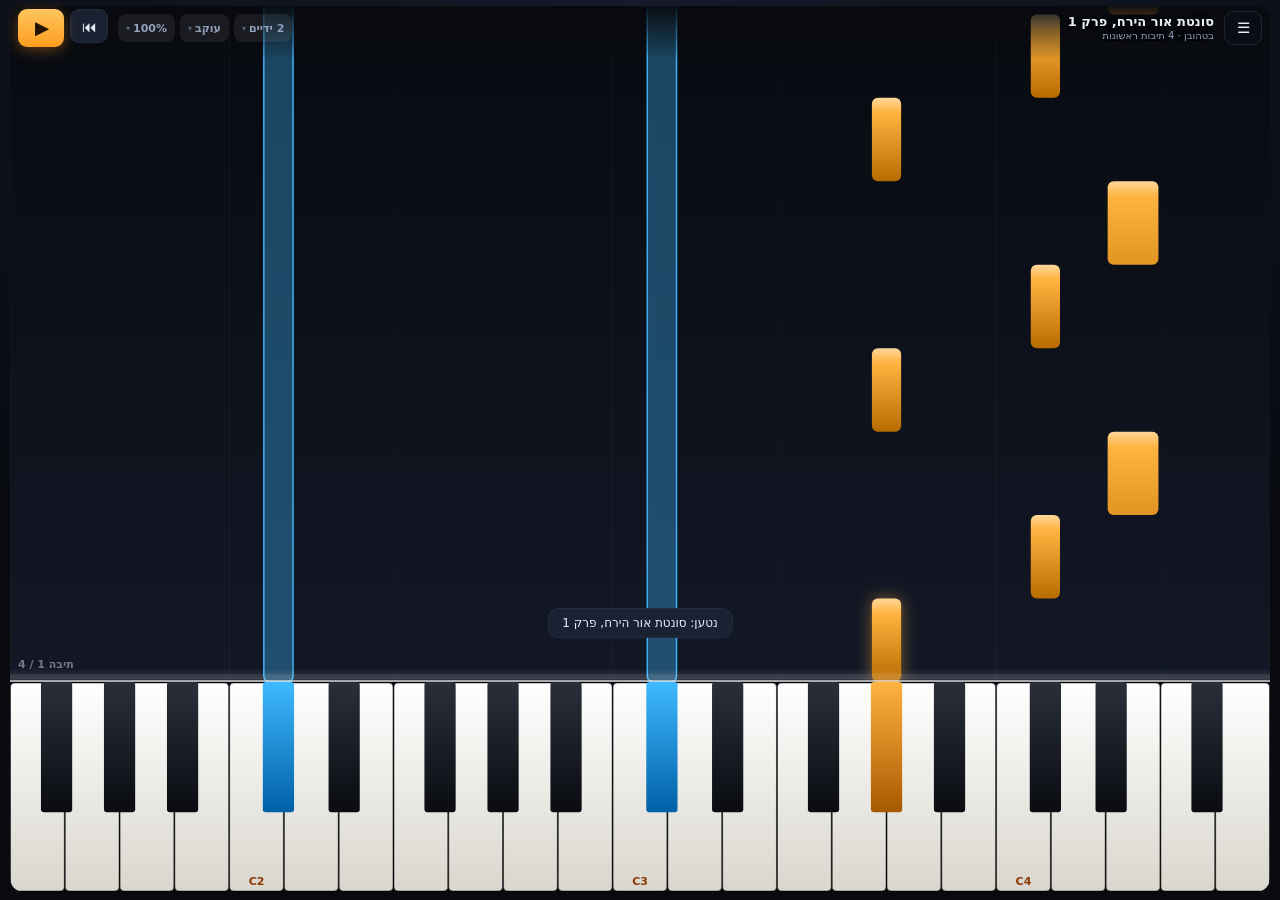
<file: index.html>
<!DOCTYPE html>
<html lang="he" dir="rtl">
<head>
<meta charset="utf-8">
<meta name="viewport" content="width=device-width, initial-scale=1, maximum-scale=1, user-scalable=no, viewport-fit=cover">
<meta name="theme-color" content="#080a10">
<meta name="mobile-web-app-capable" content="yes">
<meta name="apple-mobile-web-app-capable" content="yes">
<meta name="apple-mobile-web-app-status-bar-style" content="black-translucent">
<title>מדריך פסנתר</title>
<link rel="manifest" href="manifest.webmanifest">
<link rel="apple-touch-icon" href="apple-touch-icon.png">
<link rel="stylesheet" href="css/app.css">
</head>
<body>
<div id="app">
  <div id="stagewrap">
    <canvas id="stage"></canvas>
    <div id="seekbar"><div id="seekfill"></div><div id="seekloop"></div></div>
    <div id="hud"></div>
    <div id="toast"></div>
  </div>

  <header id="bar">
    <button class="btn ghost" id="btnMenu" title="ספריית יצירות והגדרות">☰</button>
    <div id="title"><span id="titleMain">בחר יצירה</span><span id="titleSub"></span></div>
    <div id="chips">
      <button class="chip" id="btnHands">2 ידיים<i>▾</i></button>
      <button class="chip" id="btnMode">עוקב<i>▾</i></button>
      <button class="chip" id="btnSpeed">100%<i>▾</i></button>
    </div>
    <div id="transport">
      <button class="btn" id="btnRestart" title="מהתחלה">⏮</button>
      <button class="btn play" id="btnPlay" title="נגן">▶</button>
    </div>
  </header>



  <aside id="panel">
    <div class="panel-head">
      <strong>מדריך פסנתר</strong>
      <button class="btn" id="btnClose">✕</button>
    </div>
    <div class="panel-body">
      <section>
        <h3>יצירות</h3>
        <div id="songList" class="list"></div>
        <p class="hint">
          היצירות המובנות הן <b>שחזור לצורך תרגול</b> — קטעי פתיחה, לא מהדורה מוסמכת.
          ליצירה מלאה ומדויקת לגמרי ייבא קובץ MIDI או MusicXML (ראה הסעיף הבא) —
          היצירה האחרונה שניגנת היא זו שנפתחת אוטומטית בכניסה הבאה.
        </p>
      </section>

      <section>
        <h3>ייבוא תווים</h3>
        <label class="filebtn">
          בחר קובץ MIDI או MusicXML
          <input type="file" id="fileMidi" accept=".mid,.midi,.musicxml,.xml,.mxl,audio/midi" hidden>
        </label>
        <p class="hint">
          נתמכים: <b dir="ltr">.mid</b> · <b dir="ltr">.midi</b> · <b dir="ltr">.musicxml</b> · <b dir="ltr">.mxl</b> · <b dir="ltr">.xml</b>.
          כמעט לכל יצירה מוכרת יש קובץ כזה בחינם (MuseScore.com, piano-midi.de, IMSLP, Mutopia).
          מורידים לטלפון, מייבאים כאן — והקלידים נדלקים לבד. בקובץ עם שתי מערכות תווים
          היד הימנית והשמאלית מזוהות אוטומטית.
        </p>
        <div class="links">
          <a href="https://www.piano-midi.de/beeth.htm" target="_blank" rel="noopener">
            piano-midi.de — בטהובן <span>הורדת MIDI ישירה, בלי הרשמה. ביצועים מוקלטים (רובאטו)</span></a>
          <a href="https://imslp.org/wiki/Piano_Sonata_No.14,_Op.27_No.2_(Beethoven,_Ludwig_van)" target="_blank" rel="noopener">
            IMSLP — אור הירח <span>נחלת הכלל. גללו לקטגוריית Synthesized / MIDI</span></a>
          <a href="https://www.mutopiaproject.org/" target="_blank" rel="noopener">
            Mutopia Project <span>MIDI ממוסד לרשת המקצבית — הכי נוח לתרגול</span></a>
          <a href="https://musescore.com/sheetmusic" target="_blank" rel="noopener">
            MuseScore <span>הכי הרבה עיבודים, ייצוא MIDI ו-MusicXML. דורש חשבון חינם</span></a>
        </div>
      </section>

      <section>
        <h3>הזנת תווים ידנית</h3>
        <input class="txt" id="txtTitle" placeholder="שם היצירה">
        <div class="two">
          <input class="txt" id="txtBpm" type="number" value="90" placeholder="טמפו">
          <input class="txt" id="txtSig" type="number" value="4" placeholder="ביטים בתיבה">
        </div>
        <label class="row">יד ימין</label>
        <textarea class="txt" id="txtR" rows="3" placeholder="E4 E4 F4 G4 | G4 F4 E4 D4"></textarea>
        <label class="row">יד שמאל</label>
        <textarea class="txt" id="txtL" rows="2" placeholder="C3+E3+G3:4 | G2+B2+D3:4"></textarea>
        <button class="btn primary wide" id="btnAddText">הוסף לספרייה</button>
        <p class="hint">
          תו = אות + אוקטבה (<b>C4</b> = דו מרכזי, <b>F#3</b>, <b>Bb2</b>).
          אקורד עם <b>+</b> ‏(C4+E4+G4). משך בביטים אחרי <b>:</b> ‏(<b>C4:2</b> = חצי, ברירת מחדל רבע=1).
          הפסקה = <b>r:1</b>. חזרה = <b>( C4 E4 )*4</b>. הקו <b>|</b> הוא רק לנוחות.
        </p>
      </section>

      <section>
        <h3>נגינה</h3>
        <label class="row">מהירות <output id="outSpeed">100%</output></label>
        <input type="range" id="rngSpeed" min="25" max="150" step="5" value="100">
        <label class="row">טמפו (BPM) <output id="outBpm">—</output></label>
        <input type="range" id="rngBpm" min="30" max="200" step="1" value="100">
        <label class="row">כמה קדימה לראות <output id="outAhead">3.0 שניות</output></label>
        <input type="range" id="rngAhead" min="1.5" max="8" step="0.5" value="3">
        <label class="row">עוצמת צליל <output id="outVol">60%</output></label>
        <input type="range" id="rngVol" min="0" max="100" step="5" value="60">
        <label class="check"><input type="checkbox" id="chkSound" checked> צליל פסנתר מהאפליקציה</label>
        <label class="check"><input type="checkbox" id="chkMetro"> מטרונום</label>
        <label class="check"><input type="checkbox" id="chkCount" checked> ספירה לתוך היצירה (תיבה אחת)</label>
      </section>

      <section>
        <h3>מצב "המתן לי"</h3>
        <p class="hint">הנגינה נעצרת על כל תו עד שתנגן אותו. מקור הקלט:</p>
        <div class="seg" id="segInput">
          <button data-v="touch" class="on">מגע במסך</button>
          <button data-v="midi">פסנתר MIDI</button>
          <button data-v="mic">מיקרופון</button>
        </div>
        <p class="hint" id="inputHint">מגע: לוחצים על הקליד הדולק במסך.</p>
        <div id="micMeter" hidden>
          <div class="meter"><span id="micLevel"></span></div>
          <div class="verrow">תו שנקלט כרגע<span id="micNote">—</span></div>
          <p class="hint">נגן תו בודד על הפסנתר. אם המד זז והתו הנכון מופיע — הטלפון שומע אותך.
            אם לא: קרב את הטלפון, הגבר את עוצמת הנגינה, וּודא שהצליל של האפליקציה כבוי.</p>
        </div>
        <label class="check"><input type="checkbox" id="chkOct"> לקבל גם אוקטבה אחרת (מומלץ למיקרופון)</label>
      </section>

      <section>
        <h3>תצוגה</h3>
        <div class="seg" id="segLabels">
          <button data-v="c" class="on">רק דו (C)</button>
          <button data-v="names">C D E</button>
          <button data-v="solfege">דו רה מי</button>
          <button data-v="none">בלי שמות</button>
        </div>
        <label class="row">טווח הקלידים</label>
        <div class="seg" id="segFollow">
          <button data-v="auto" class="on">עוקב אוטומטית</button>
          <button data-v="fixed">קבוע</button>
          <button data-v="all">כל היצירה</button>
        </div>
        <p class="hint" id="followHint"></p>
        <div class="seg" id="segRange" style="margin-top:8px">
          <button data-v="out">− הרחב</button>
          <button data-v="left">◀ אוקטבה</button>
          <button data-v="right">אוקטבה ▶</button>
          <button data-v="in">+ הצר</button>
        </div>
      </section>

      <section>
        <h3>לולאת תרגול</h3>
        <div class="seg" id="segLoop">
          <button data-v="a">קבע התחלה</button>
          <button data-v="b">קבע סוף</button>
          <button data-v="clear">בטל</button>
        </div>
        <p class="hint" id="loopHint">אין לולאה.</p>
      </section>

      <section>
        <h3>הספרייה שלי</h3>
        <div class="seg">
          <button id="btnExport">ייצוא לקובץ</button>
          <label class="filebtn" style="flex:1;padding:8px 6px;font-size:12px;border-style:solid;border-color:var(--line)">
            ייבוא מקובץ
            <input type="file" id="fileLib" accept=".json,application/json" hidden>
          </label>
        </div>
        <p class="hint">גיבוי של היצירות שייבאת. שימושי במיוחד בספארי — iOS מוחק אחסון של אתרים
          שלא נכנסת אליהם שבוע. (הוספה למסך הבית פותרת את זה ברוב המקרים.)</p>
      </section>

      <section>
        <h3>תאימות המכשיר הזה</h3>
        <div class="diag" id="diag"></div>
        <p class="hint" id="diagHint"></p>
      </section>

      <section>
        <h3>גרסה ועדכונים</h3>
        <div class="verrow">גרסה מותקנת<span id="verNow">…</span></div>
        <button class="btn wide" id="btnUpdate">בדוק עדכון עכשיו</button>
        <button class="btn wide" id="btnFull" style="margin-top:6px">מסך מלא</button>
        <p class="hint">האפליקציה מושכת את הגרסה העדכנית בכל פתיחה כשיש רשת, ונשמרת אופליין
          כגיבוי. אם משהו נראה תקוע — הכפתור הזה מאלץ בדיקה ורענון.</p>
      </section>

      <section>
        <h3>איך משתמשים</h3>
        <p class="hint">
          מניחים את הטלפון <b>לרוחב</b> על מעמד התווים של הפסנתר. הקלידים על המסך מסודרים כמו הפסנתר האמיתי —
          ה־C המסומן בכתום (C4 = דו מרכזי) הוא נקודת ההתמצאות. התווים נופלים מלמעלה: כתום = יד ימין, כחול = יד שמאל.
          כשתו מגיע לקו התחתון — מנגנים.
        </p>
        <p class="hint">מומלץ להתחיל ב־50% מהירות, יד אחת בכל פעם, ועם לולאה על התיבות הקשות.</p>
      </section>
    </div>
  </aside>
  <div id="scrim"></div>

  <div id="rotate">
    <div>
      <div class="rot-ico">📱</div>
      <p>סובב את הטלפון לרוחב<br><small>ככה הפסנתר נכנס במלואו</small></p>
      <button class="btn primary" id="btnIgnoreRotate">המשך בכל זאת</button>
    </div>
  </div>
</div>
<script type="module" src="js/main.js"></script>
</body>
</html>
</file>
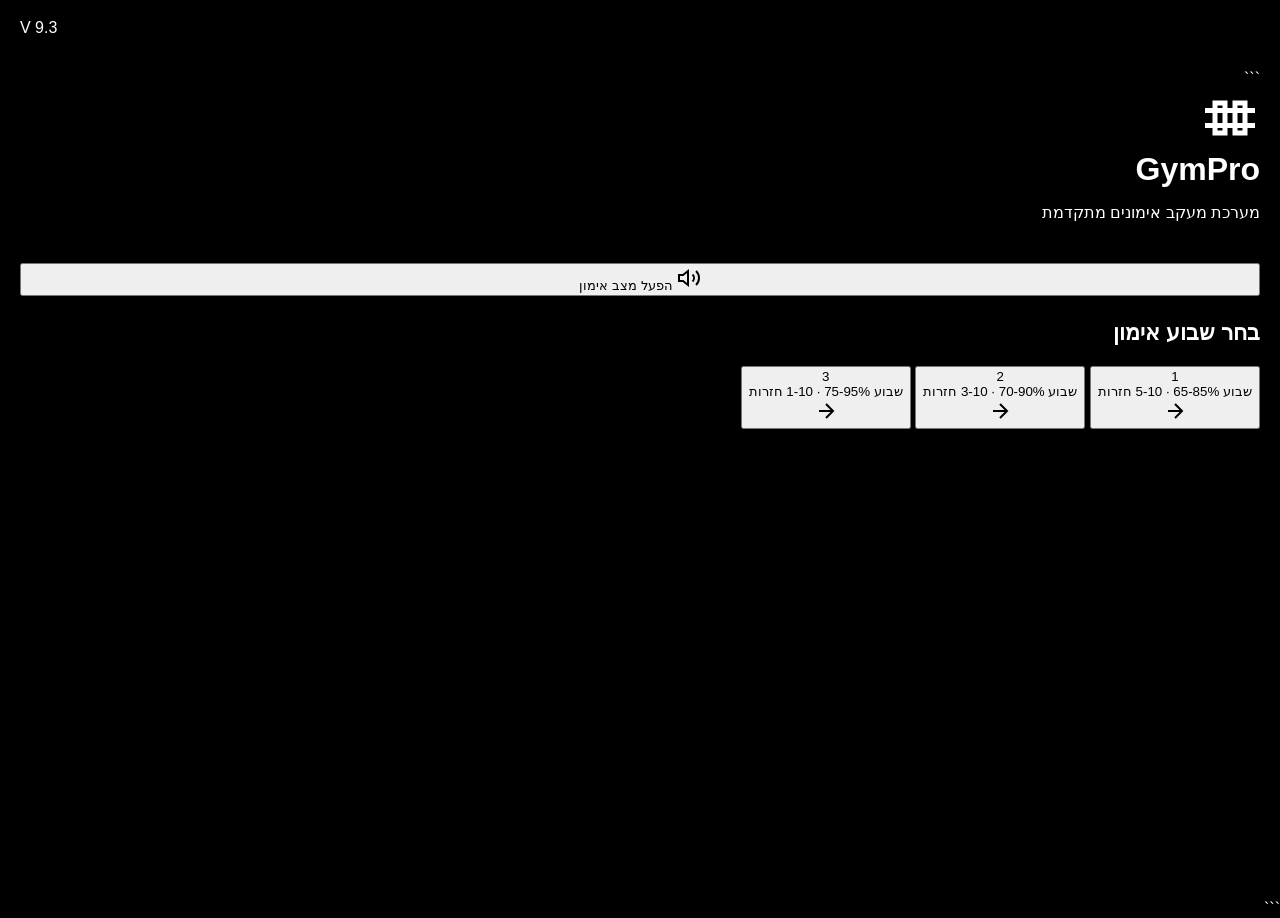
<file: Index.html>
<!DOCTYPE html>

<html lang="he" dir="rtl">
<head>
    <meta charset="UTF-8">
    <meta name="viewport" content="width=device-width, initial-scale=1.0, maximum-scale=1.0, user-scalable=no, viewport-fit=cover">
    <title>GymPro 9.3</title>
    <meta name="apple-mobile-web-app-capable" content="yes">
    <meta name="apple-mobile-web-app-status-bar-style" content="black-translucent">
    <meta name="apple-mobile-web-app-title" content="GymPro">
    <link rel="stylesheet" href="style.css">
</head>
<body>
    <div class="app-container">
        <!-- Header -->
        <header class="app-header">
            <button id="global-back" class="back-btn" onclick="handleBackClick()">
                <svg width="20" height="20" viewBox="0 0 24 24" fill="none" stroke="currentColor" stroke-width="2">
                    <path d="M19 12H5M12 19l-7-7 7-7"/>
                </svg>
                <span>חזור</span>
            </button>
            <span class="version-badge">V 9.3</span>
        </header>

```
    <!-- Screen: Week Selection -->
    <div id="ui-week" class="screen active">
        <div class="hero-section">
            <div class="logo-container">
                <div class="logo-icon">
                    <svg width="60" height="60" viewBox="0 0 24 24" fill="none" stroke="currentColor" stroke-width="2">
                        <path d="M6 6h4v12H6zM14 6h4v12h-4zM2 9h20M2 15h20"/>
                    </svg>
                </div>
                <h1 class="logo-title">GymPro</h1>
                <p class="logo-subtitle">מערכת מעקב אימונים מתקדמת</p>
            </div>
        </div>
        
        <button onclick="initAudio()" id="audio-init-btn" class="btn-primary audio-btn">
            <svg class="btn-icon" width="24" height="24" viewBox="0 0 24 24" fill="none" stroke="currentColor" stroke-width="2">
                <polygon points="11 5 6 9 2 9 2 15 6 15 11 19 11 5"/>
                <path d="M19.07 4.93a10 10 0 0 1 0 14.14M15.54 8.46a5 5 0 0 1 0 7.07"/>
            </svg>
            <span>הפעל מצב אימון</span>
        </button>

        <div class="week-selection">
            <h3 class="section-title">בחר שבוע אימון</h3>
            <div class="week-grid">
                <button class="week-card" onclick="selectWeek(1)">
                    <div class="week-number">1</div>
                    <div class="week-info">
                        <span class="week-label">שבוע</span>
                        <span class="week-desc">65-85% · 5-10 חזרות</span>
                    </div>
                    <svg class="arrow-icon" width="24" height="24" viewBox="0 0 24 24" fill="none" stroke="currentColor" stroke-width="2">
                        <path d="M5 12h14M12 5l7 7-7 7"/>
                    </svg>
                </button>
                <button class="week-card" onclick="selectWeek(2)">
                    <div class="week-number">2</div>
                    <div class="week-info">
                        <span class="week-label">שבוע</span>
                        <span class="week-desc">70-90% · 3-10 חזרות</span>
                    </div>
                    <svg class="arrow-icon" width="24" height="24" viewBox="0 0 24 24" fill="none" stroke="currentColor" stroke-width="2">
                        <path d="M5 12h14M12 5l7 7-7 7"/>
                    </svg>
                </button>
                <button class="week-card" onclick="selectWeek(3)">
                    <div class="week-number">3</div>
                    <div class="week-info">
                        <span class="week-label">שבוע</span>
                        <span class="week-desc">75-95% · 1-10 חזרות</span>
                    </div>
                    <svg class="arrow-icon" width="24" height="24" viewBox="0 0 24 24" fill="none" stroke="currentColor" stroke-width="2">
                        <path d="M5 12h14M12 5l7 7-7 7"/>
                    </svg>
                </button>
            </div>
        </div>
    </div>

    <!-- Screen: Workout Type -->
    <div id="ui-workout-type" class="screen">
        <h2 class="screen-title">בחר סוג אימון</h2>
        <div class="workout-grid">
            <button class="workout-card workout-a" onclick="selectWorkout('A')">
                <div class="workout-emoji">💪</div>
                <h3>אימון A</h3>
                <p>כתפיים מקיף</p>
                <div class="workout-badge">5 תרגילים</div>
            </button>
            <button class="workout-card workout-b" onclick="selectWorkout('B')">
                <div class="workout-emoji">🦵</div>
                <h3>אימון B</h3>
                <p>רגליים וגב</p>
                <div class="workout-badge">6 תרגילים</div>
            </button>
            <button class="workout-card workout-c" onclick="selectWorkout('C')">
                <div class="workout-emoji">🏋️</div>
                <h3>אימון C</h3>
                <p>חזה מלא</p>
                <div class="workout-badge">5 תרגילים</div>
            </button>
        </div>
        <button class="btn-freestyle" onclick="startFreestyle()">
            <svg class="btn-icon" width="24" height="24" viewBox="0 0 24 24" fill="none" stroke="currentColor" stroke-width="2">
                <path d="M12 2L2 7l10 5 10-5-10-5zM2 17l10 5 10-5M2 12l10 5 10-5"/>
            </svg>
            <span>אימון מותאם אישית</span>
        </button>
    </div>

    <!-- Screen: Muscle Selection -->
    <div id="ui-muscle-select" class="screen">
        <h2 class="screen-title">בחר פלג גוף</h2>
        <div class="muscle-grid">
            <button class="muscle-card" onclick="showExerciseList('כתפיים')">
                <div class="muscle-icon">💪</div>
                <span>כתפיים</span>
            </button>
            <button class="muscle-card" onclick="showExerciseList('רגליים')">
                <div class="muscle-icon">🦵</div>
                <span>רגליים</span>
            </button>
            <button class="muscle-card" onclick="showExerciseList('חזה')">
                <div class="muscle-icon">🏋️</div>
                <span>חזה</span>
            </button>
            <button class="muscle-card" onclick="showExerciseList('גב')">
                <div class="muscle-icon">🔙</div>
                <span>גב</span>
            </button>
        </div>
        <button class="btn-finish-main" onclick="navigate('ui-ask-arms')">
            <svg class="btn-icon" width="24" height="24" viewBox="0 0 24 24" fill="none" stroke="currentColor" stroke-width="2">
                <polyline points="20 6 9 17 4 12"/>
            </svg>
            <span>סיום חלק עיקרי ומעבר לידיים</span>
        </button>
    </div>

    <!-- Screen: Exercise Variation -->
    <div id="ui-variation" class="screen">
        <h2 id="variation-title" class="screen-title">בחר תרגיל</h2>
        <div id="variation-options" class="exercise-list"></div>
        <button class="btn-secondary" onclick="navigate('ui-muscle-select')">
            <svg class="btn-icon" width="20" height="20" viewBox="0 0 24 24" fill="none" stroke="currentColor" stroke-width="2">
                <path d="M3 12a9 9 0 1 0 9-9 9.75 9.75 0 0 0-6.74 2.74L3 8"/>
            </svg>
            <span>החלף פלג גוף</span>
        </button>
    </div>

    <!-- Screen: 1RM Input -->
    <div id="ui-1rm" class="screen">
        <div class="rm-container">
            <h2 id="rm-title" class="screen-title">קביעת משקל מקסימלי</h2>
            <div class="info-card">
                <svg class="info-icon" width="24" height="24" viewBox="0 0 24 24" fill="none" stroke="currentColor" stroke-width="2">
                    <circle cx="12" cy="12" r="10"/>
                    <path d="M12 16v-4M12 8h.01"/>
                </svg>
                <p>בחר את המשקל המקסימלי שלך בחזרה אחת (1RM) לחישוב אוטומטי של משקלי האימון</p>
            </div>
            <div class="input-card">
                <div class="input-row">
                    <label>משקל מקסימלי (ק"ג)</label>
                    <select id="rm-picker" class="modern-select"></select>
                </div>
            </div>
            <button class="btn-primary" onclick="save1RM()">
                <span>המשך לאימון</span>
                <svg class="btn-icon" width="20" height="20" viewBox="0 0 24 24" fill="none" stroke="currentColor" stroke-width="2">
                    <path d="M5 12h14M12 5l7 7-7 7"/>
                </svg>
            </button>
        </div>
    </div>

    <!-- Screen: Confirm Exercise -->
    <div id="ui-confirm" class="screen">
        <div class="confirm-container">
            <div class="confirm-icon">
                <svg width="60" height="60" viewBox="0 0 24 24" fill="none" stroke="currentColor" stroke-width="2">
                    <path d="M22 11.08V12a10 10 0 1 1-5.93-9.14"/>
                    <polyline points="22 4 12 14.01 9 11.01"/>
                </svg>
            </div>
            <h2 id="confirm-ex-name" class="confirm-title"></h2>
            <p class="confirm-subtitle">מוכן להתחיל את התרגיל?</p>
            <div class="confirm-actions">
                <button class="btn-primary" onclick="confirmExercise(true)">
                    <svg class="btn-icon" width="20" height="20" viewBox="0 0 24 24" fill="none" stroke="currentColor" stroke-width="2">
                        <polyline points="20 6 9 17 4 12"/>
                    </svg>
                    <span>כן, התחל</span>
                </button>
                <button class="btn-secondary" onclick="confirmExercise(false)">
                    <svg class="btn-icon" width="20" height="20" viewBox="0 0 24 24" fill="none" stroke="currentColor" stroke-width="2">
                        <path d="M5 12h14M12 5l7 7-7 7"/>
                    </svg>
                    <span>דלג</span>
                </button>
            </div>
        </div>
    </div>

    <!-- Screen: Main Workout -->
    <div id="ui-main" class="screen">
        <div class="workout-header">
            <div class="exercise-title-container">
                <h2 id="ex-display-name" class="exercise-name"></h2>
                <span id="set-counter" class="set-badge">SET 1/3</span>
            </div>
        </div>

        <div id="unilateral-note" class="alert-warning">
            <svg width="20" height="20" viewBox="0 0 24 24" fill="none" stroke="currentColor" stroke-width="2">
                <path d="M10.29 3.86L1.82 18a2 2 0 0 0 1.71 3h16.94a2 2 0 0 0 1.71-3L13.71 3.86a2 2 0 0 0-3.42 0z"/>
                <line x1="12" y1="9" x2="12" y2="13"/>
                <line x1="12" y1="17" x2="12.01" y2="17"/>
            </svg>
            <span>משקל לצד אחד בלבד</span>
        </div>

        <div id="last-set-info" class="history-card"></div>

        <div class="input-card">
            <div class="input-row">
                <label class="input-label">
                    <svg width="18" height="18" viewBox="0 0 24 24" fill="none" stroke="currentColor" stroke-width="2">
                        <path d="M6 6h4v12H6zM14 6h4v12h-4z"/>
                    </svg>
                    <span>משקל</span>
                </label>
                <select id="weight-picker" class="modern-select weight-select"></select>
            </div>
            <div class="input-row">
                <label class="input-label">
                    <svg width="18" height="18" viewBox="0 0 24 24" fill="none" stroke="currentColor" stroke-width="2">
                        <path d="M3 12h18M3 6h18M3 18h18"/>
                    </svg>
                    <span>חזרות</span>
                </label>
                <select id="reps-picker" class="modern-select"></select>
            </div>
            <div class="input-row">
                <label class="input-label">
                    <svg width="18" height="18" viewBox="0 0 24 24" fill="none" stroke="currentColor" stroke-width="2">
                        <circle cx="12" cy="12" r="10"/>
                        <polyline points="12 6 12 12 16 14"/>
                    </svg>
                    <span>RIR</span>
                </label>
                <select id="rir-picker" class="modern-select"></select>
            </div>
        </div>

        <button class="btn-primary btn-complete" id="btn-submit-set" onclick="nextStep()">
            <svg class="btn-icon" width="24" height="24" viewBox="0 0 24 24" fill="none" stroke="currentColor" stroke-width="2">
                <polyline points="20 6 9 17 4 12"/>
            </svg>
            <span>סיום סט</span>
        </button>

        <div id="timer-area" class="timer-section">
            <div class="timer-label">זמן מנוחה</div>
            <div class="timer-display-container">
                <div class="progress-ring">
                    <svg width="200" height="200">
                        <circle cx="100" cy="100" r="90" class="progress-ring-bg"/>
                        <circle id="timer-circle" cx="100" cy="100" r="90" class="progress-ring-progress"/>
                    </svg>
                    <div id="rest-timer" class="timer-display">00:00</div>
                </div>
            </div>
            <button class="btn-danger" onclick="handleExtra(false)">
                <svg class="btn-icon" width="20" height="20" viewBox="0 0 24 24" fill="none" stroke="currentColor" stroke-width="2">
                    <rect x="6" y="6" width="12" height="12" rx="2"/>
                </svg>
                <span>סיום תרגיל</span>
            </button>
        </div>
    </div>

    <!-- Screen: Extra Set -->
    <div id="ui-extra" class="screen">
        <div class="extra-container">
            <div class="success-animation">
                <svg width="80" height="80" viewBox="0 0 24 24" fill="none" stroke="currentColor" stroke-width="2">
                    <path d="M22 11.08V12a10 10 0 1 1-5.93-9.14"/>
                    <polyline points="22 4 12 14.01 9 11.01"/>
                </svg>
            </div>
            <h2 class="extra-title">התרגיל הושלם בהצלחה! 🎉</h2>
            <p class="extra-subtitle">רוצה להוסיף סט נוסף?</p>
            <div class="extra-actions">
                <button class="btn-success" onclick="handleExtra(true)">
                    <svg class="btn-icon" width="20" height="20" viewBox="0 0 24 24" fill="none" stroke="currentColor" stroke-width="2">
                        <line x1="12" y1="5" x2="12" y2="19"/>
                        <line x1="5" y1="12" x2="19" y2="12"/>
                    </svg>
                    <span>סט בונוס</span>
                </button>
                <button class="btn-primary" onclick="handleExtra(false)">
                    <span>המשך לתרגיל הבא</span>
                    <svg class="btn-icon" width="20" height="20" viewBox="0 0 24 24" fill="none" stroke="currentColor" stroke-width="2">
                        <path d="M5 12h14M12 5l7 7-7 7"/>
                    </svg>
                </button>
            </div>
        </div>
    </div>

    <!-- Screen: Ask Arms -->
    <div id="ui-ask-arms" class="screen">
        <div class="question-container">
            <div class="question-icon">💪</div>
            <h2 class="question-title">אימון ידיים?</h2>
            <p class="question-subtitle">רוצה להמשיך לאימון בייספס וטרייספס?</p>
            <div class="question-actions">
                <button class="btn-primary" onclick="startArmWorkout()">
                    <svg class="btn-icon" width="20" height="20" viewBox="0 0 24 24" fill="none" stroke="currentColor" stroke-width="2">
                        <polyline points="20 6 9 17 4 12"/>
                    </svg>
                    <span>כן, בוא נמשיך</span>
                </button>
                <button class="btn-secondary" onclick="finish()">
                    <svg class="btn-icon" width="20" height="20" viewBox="0 0 24 24" fill="none" stroke="currentColor" stroke-width="2">
                        <path d="M9 11H3v2h6m3-2h9v2h-9m-4 0a2 2 0 1 1-4 0 2 2 0 0 1 4 0m12 0a2 2 0 1 1-4 0 2 2 0 0 1 4 0z"/>
                    </svg>
                    <span>לא, סיים אימון</span>
                </button>
            </div>
        </div>
    </div>

    <!-- Screen: Arm Selection -->
    <div id="ui-arm-selection" class="screen">
        <h2 id="arm-selection-title" class="screen-title">בחר תרגיל</h2>
        <div id="arm-options" class="exercise-list"></div>
        <button class="btn-secondary" id="btn-skip-arm-group"></button>
    </div>

    <!-- Screen: Summary -->
    <div id="ui-summary" class="screen">
        <div class="summary-header">
            <div class="summary-trophy">🏆</div>
            <h2 class="summary-title">האימון הושלם!</h2>
            <p class="summary-subtitle">עבודה מצוינת, תמשיך כך!</p>
        </div>
        <div id="summary-area" class="summary-content"></div>
        <button class="btn-primary" onclick="copyResult()">
            <svg class="btn-icon" width="20" height="20" viewBox="0 0 24 24" fill="none" stroke="currentColor" stroke-width="2">
                <rect x="9" y="9" width="13" height="13" rx="2" ry="2"/>
                <path d="M5 15H4a2 2 0 0 1-2-2V4a2 2 0 0 1 2-2h9a2 2 0 0 1 2 2v1"/>
            </svg>
            <span>העתק סיכום</span>
        </button>
    </div>
</div>

<script src="script.js"></script>
```

</body>
</html>
</file>
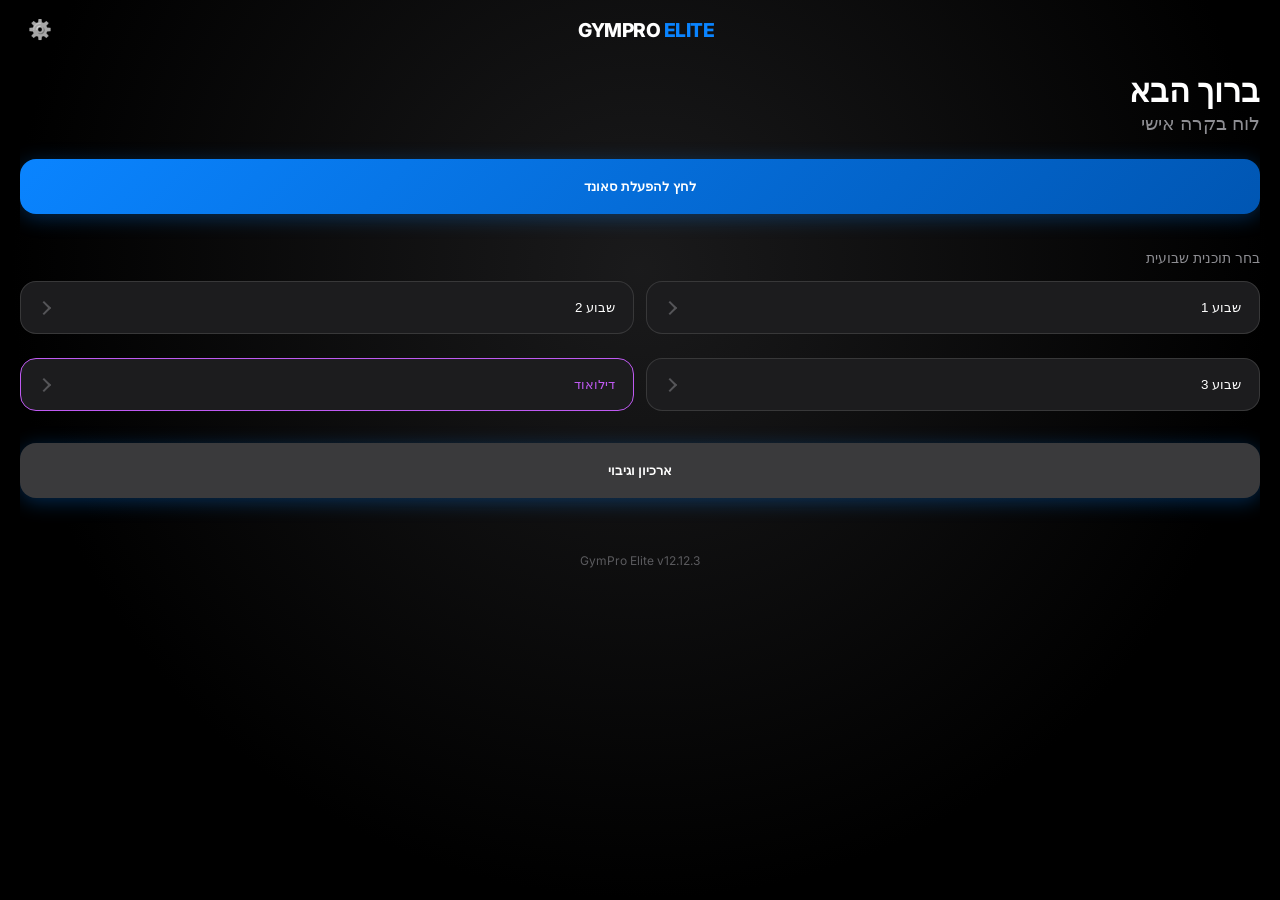
<file: legacy-workout/index.html>
<!DOCTYPE html>
<html lang="he" dir="rtl">
<head>
    <meta charset="UTF-8">
    <meta name="viewport" content="width=device-width, initial-scale=1.0, maximum-scale=1.0, user-scalable=no, viewport-fit=cover">
    <title>GymPro Elite 12.12.3</title> <!-- Version Updated -->
    <meta name="apple-mobile-web-app-capable" content="yes">
    <meta name="apple-mobile-web-app-status-bar-style" content="black-translucent">
    <link rel="stylesheet" href="style.css">
    <link href="https://fonts.googleapis.com/css2?family=Inter:wght@300;400;600;800&display=swap" rel="stylesheet">
</head>
<body>
    <div class="glass-overlay"></div>
    
    <!-- Warmup Modal -->
    <div id="warmup-modal" class="modal-overlay">
        <div class="modal-content">
            <h3>חימום מומלץ</h3>
            <div id="warmup-list" class="vertical-stack" style="margin: 20px 0;"></div>
            <button class="btn-main primary-gradient" onclick="markWarmupDone()">סיימתי חימום</button>
            <button class="btn-text" onclick="closeWarmup()">סגור ללא רישום</button>
        </div>
    </div>

    <!-- Edit Set Modal -->
    <div id="edit-set-modal" class="modal-overlay">
        <div class="modal-content">
            <h3>עריכת סט</h3>
            <div class="input-grid" style="margin-bottom: 15px;">
                <div class="glass-card compact"><label>Weight</label><input type="number" id="edit-weight" class="minimal-input" style="margin:0;"></div>
                <div class="glass-card compact"><label>Reps</label><input type="number" id="edit-reps" class="minimal-input" style="margin:0;"></div>
                <div class="glass-card compact"><label>RIR</label><input type="number" id="edit-rir" class="minimal-input" style="margin:0;"></div>
            </div>
            <input type="text" id="edit-note" class="minimal-input" placeholder="הערה...">
            
            <button class="btn-main primary-gradient" onclick="saveSetEdit()">שמור שינויים</button>
            <button id="btn-delete-set" class="btn-text" style="color: #ff453a;" onclick="deleteSetFromLog()">מחק סט זה</button>
            <button class="btn-text" onclick="closeEditModal()">ביטול</button>
        </div>
    </div>

    <!-- Exercise Config Modal -->
    <div id="ex-config-modal" class="modal-overlay">
        <div class="modal-content" style="max-width: 350px;">
            <h3 id="ex-config-title">הגדרת תרגיל</h3>
            
            <div class="vertical-stack" style="gap: 15px; text-align: right;">
                <div>
                    <label class="input-label">שם התרגיל</label>
                    <input type="text" id="conf-ex-name" class="minimal-input" placeholder="למשל: לחיצת חזה">
                </div>
                
                <div>
                    <label class="input-label">קבוצת שריר</label>
                    <select id="conf-ex-muscle" class="minimal-input" style="background: var(--card-bg);">
                        <option value="חזה">חזה</option>
                        <option value="גב">גב</option>
                        <option value="רגליים">רגליים</option>
                        <option value="כתפיים">כתפיים</option>
                        <option value="יד קדמית">יד קדמית</option>
                        <option value="יד אחורית">יד אחורית</option>
                        <option value="בטן">בטן</option>
                        <option value="קליסטניקס">קליסטניקס</option>
                    </select>
                </div>

                <!-- Unilateral Checkbox -->
                <div style="display: flex; align-items: center; justify-content: space-between; border-bottom: 1px solid var(--border); padding-bottom: 10px;">
                    <span class="input-label" style="margin:0;">חד-צדדי (Unilateral)</span>
                    <input type="checkbox" id="conf-ex-uni" class="archive-checkbox">
                </div>

                <div class="input-grid" style="grid-template-columns: 1fr 1fr;">
                    <div>
                        <label class="input-label">משקל בסיס</label>
                        <input type="number" id="conf-ex-base" class="minimal-input" placeholder="kg">
                    </div>
                    <div>
                        <label class="input-label">קפיצות (Step)</label>
                        <select id="conf-ex-step" class="minimal-input" style="background: var(--card-bg);">
                            <option value="0.5">0.5</option>
                            <option value="1">1.0</option>
                            <option value="1.25">1.25</option>
                            <option value="2.5">2.5</option>
                            <option value="5">5.0</option>
                            <option value="10">10.0</option>
                        </select>
                    </div>
                </div>

                <div class="input-grid" style="grid-template-columns: 1fr 1fr;">
                    <div>
                        <label class="input-label">מינימום</label>
                        <input type="number" id="conf-ex-min" class="minimal-input" placeholder="0">
                    </div>
                    <div>
                        <label class="input-label">מקסימום</label>
                        <input type="number" id="conf-ex-max" class="minimal-input" placeholder="200">
                    </div>
                </div>
            </div>

            <button class="btn-main primary-gradient" onclick="saveExerciseConfig()">שמור הגדרות</button>
            <button id="btn-delete-ex" class="btn-text" style="color: #ff453a; display: none;" onclick="deleteExercise()">מחק תרגיל מהמאגר</button>
            <button class="btn-text" onclick="closeExConfigModal()">ביטול</button>
        </div>
    </div>
    <!-- Rest Timer Settings Modal -->
    <div id="exercise-settings-modal" class="modal-overlay">
        <div class="modal-content">
            <h3 id="ex-settings-title">הגדרות תרגיל</h3>
            <p class="sub-text">זמן מנוחה (שניות)</p>
            <div class="stepper-control">
                <button class="stepper-btn" onclick="changeRestTime(-15)">-</button>
                <span id="rest-time-display" class="stepper-value">90s</span>
                <button class="stepper-btn" onclick="changeRestTime(15)">+</button>
            </div>
            <button class="btn-main primary-gradient" onclick="saveExerciseSettings()">שמור</button>
            <button class="btn-text" onclick="closeExerciseSettings()">ביטול</button>
        </div>
    </div>

    <!-- Recovery Modal -->
    <div id="recovery-modal" class="modal-overlay">
        <div class="modal-content">
            <h3>נמצא אימון פעיל</h3>
            <p class="sub-text">האם ברצונך להמשיך מהנקודה שבה הפסקת?</p>
            <div class="vertical-stack">
                <button class="btn-main primary-gradient" onclick="restoreSession()">כן, המשך אימון</button>
                <button class="btn-text" style="color: #ff453a;" onclick="discardSession()">לא, התחל מחדש</button>
            </div>
        </div>
    </div>

    <!-- Bottom Sheet (Drawer) -->
    <div id="sheet-overlay" class="bottom-sheet-overlay" onclick="closeDayDrawer()"></div>
    <div id="sheet-modal" class="bottom-sheet">
        <div class="sheet-handle"></div>
        <div id="sheet-content" class="sheet-content"></div>
    </div>

    <div class="app-container">
        <header class="app-header">
            <button id="global-back" class="back-btn" onclick="handleBackClick()">
                <div class="chevron-back"></div>
            </button>
            <div class="brand-logo">GYMPRO <span>ELITE</span></div>
            <button id="btn-settings" class="settings-btn" onclick="openSettings()">⚙️</button>
        </header>

        <main class="content-area">
            
            <div id="ui-week" class="screen active">
                <div class="hero-section"><h1>ברוך הבא <span>לוח בקרה אישי</span></h1></div>
                
                <button onclick="initAudio()" id="audio-init-btn" class="action-card primary-gradient">
                    <div class="card-text center-text">לחץ להפעלת סאונד</div>
                </button>

                <div class="section-label">בחר תוכנית שבועית</div>
                
                <div class="grid-menu" style="grid-template-columns: 1fr 1fr;">
                    <button class="menu-card" onclick="selectWeek(1)"><span>שבוע 1</span><div class="chevron"></div></button>
                    <button class="menu-card" onclick="selectWeek(2)"><span>שבוע 2</span><div class="chevron"></div></button>
                    <button class="menu-card" onclick="selectWeek(3)"><span>שבוע 3</span><div class="chevron"></div></button>
                    <button class="menu-card deload-card" onclick="selectWeek('deload')"><span>דילואוד</span><div class="chevron"></div></button>
                </div>

                <button class="action-card secondary" style="margin-top: 20px;" onclick="openArchive()">
                    <div class="card-text center-text">ארכיון וגיבוי</div>
                </button>

                <div class="version-footer">GymPro Elite v12.12.3</div>
            </div>

            <!-- SETTINGS SCREEN -->
            <div id="ui-settings" class="screen">
                <h2 class="section-title">הגדרות וניהול</h2>
                
                <button class="menu-card tall" style="width:100%; margin-bottom: 10px; border-color: var(--accent);" onclick="openWorkoutManager()">
                    <h3 style="color:var(--accent);">ניהול תוכניות אימון</h3>
                    <p>ערוך, צור או מחק תוכניות</p>
                </button>

                <button class="menu-card tall" style="width:100%; margin-bottom: 20px; border-color: var(--type-b);" onclick="openExerciseDatabase()">
                    <h3 style="color:var(--type-b);">ניהול מאגר תרגילים</h3>
                    <p>יצירה, עריכה וניהול הגדרות לכל התרגילים</p>
                </button>

                <div class="glass-card">
                    <h3 style="margin-top:0">ניהול נתונים</h3>
                    <p style="color:var(--text-dim); font-size:0.9em;">גרסה V12.12.3</p>
                    <button class="btn-text" style="color: #ff453a; border: 1px solid #ff453a; border-radius: 12px; margin-bottom: 20px;" onclick="resetToFactorySettings()">איפוס להגדרות יצרן</button>
                    
                    <div style="border-top: 1px solid var(--border); padding-top: 15px;">
                        <label style="color:var(--text-dim); font-size:0.8em; display:block; margin-bottom:10px;">ניהול תבניות (ללא היסטוריה)</label>
                        <div class="input-grid" style="grid-template-columns: 1fr 1fr;">
                            <button class="glass-card compact" style="margin:0; border-color: var(--accent); color: var(--accent);" onclick="StorageManager.exportConfiguration()">שמור תבנית</button>
                            <button class="glass-card compact" style="margin:0; border-color: var(--type-b); color: var(--type-b);" onclick="triggerConfigImport()">טען תבנית</button>
                        </div>
                    </div>
                </div>
                <input type="file" id="import-config-file" style="display: none;" onchange="processConfigImport(this)">
            </div>

       <!-- EXERCISE DATABASE MANAGER -->
            <div id="ui-exercise-db" class="screen">
                 <div style="position: sticky; top: 0; background: var(--bg); z-index: 10; padding-bottom: 10px;">
                    <h2 class="section-title" style="margin-bottom: 10px;">מאגר תרגילים</h2>
                    
                    <input type="text" id="db-search" class="search-input" placeholder="חפש תרגיל לעריכה..." oninput="renderExerciseDatabase()">
                    
                    <div class="chip-container">
                        <button class="chip active" onclick="setDbFilter('all', this)">הכל</button>
                        <button class="chip" onclick="setDbFilter('חזה', this)">חזה</button>
                        <button class="chip" onclick="setDbFilter('גב', this)">גב</button>
                        <button class="chip" onclick="setDbFilter('רגליים', this)">רגליים</button>
                        <button class="chip" onclick="setDbFilter('כתפיים', this)">כתפיים</button>
                        <button class="chip" onclick="setDbFilter('ידיים', this)">ידיים</button>
                        <button class="chip" onclick="setDbFilter('בטן', this)">בטן</button>
                        <button class="chip" onclick="setDbFilter('קליסטניקס', this)">קליסטניקס</button>
                    </div>

                    <button class="btn-text" onclick="openExerciseCreator()" style="color: var(--type-b); border: 1px dashed var(--type-b); margin-top: 5px; font-weight: 600;">+ יצירת תרגיל חדש</button>
                </div>
                <div id="db-list" class="vertical-stack" style="padding-top: 10px;"></div>
                <button class="btn-text" onclick="handleBackClick()">חזור</button>
            </div>
            <!-- WORKOUT MANAGER (LIST) -->
            <div id="ui-workout-manager" class="screen">
                <div class="hero-section"><h2>ניהול תוכניות</h2></div>
                <div id="manager-list" class="vertical-stack"></div>
                <div style="margin-top: 15px;">
                    <button class="btn-main primary-gradient" onclick="createNewWorkout()">+ צור תוכנית חדשה</button>
                    <!-- New Dashboard Button -->
                    <button class="btn-text" style="margin-top: 15px;" onclick="navigate('ui-week', true)">חזרה ללוח הבקרה</button>
                </div>
            </div>

            <!-- WORKOUT EDITOR -->
            <div id="ui-workout-editor" class="screen">
                <div class="hero-section"><h2>עריכת תוכנית</h2></div>
                
                <div class="glass-card">
                    <label style="font-size:0.8em; color:var(--text-dim);">שם התוכנית</label>
                    <input type="text" id="editor-workout-name" class="minimal-input" style="text-align:right; font-size:1.2em; font-weight:bold; margin-bottom:10px;">
                    
                    <div style="display: flex; align-items: center; justify-content: space-between; border-top: 1px solid var(--border); padding-top: 10px;">
                        <span style="font-size:0.9em;">הצג בשבוע דילואוד?</span>
                        <input type="checkbox" id="editor-deload-check" class="archive-checkbox">
                    </div>

                    <div style="display: flex; align-items: center; justify-content: space-between; border-top: 1px solid var(--border); padding-top: 10px; margin-top: 5px;">
                        <span style="font-size:0.9em; color: var(--type-free);">מופיע בדילואוד בלבד?</span>
                        <input type="checkbox" id="editor-deload-only-check" class="archive-checkbox">
                    </div>
                </div>

                <div class="section-label">רשימת תרגילים</div>
                <div id="editor-list" class="vertical-stack"></div>

                <div class="input-grid" style="margin-top: 10px; grid-template-columns: 1fr 1fr;">
                    <button class="btn-text" style="border: 1px dashed var(--accent); color: var(--accent);" onclick="openExerciseSelector()">+ הוסף תרגיל</button>
                    <button class="btn-text" style="border: 1px dashed var(--type-free); color: var(--type-free);" onclick="addClusterToEditor()">+ צור סבב</button>
                </div>
                
                <div style="margin-top: 30px;">
                    <button class="btn-main primary-gradient" onclick="saveWorkoutChanges()">שמור שינויים</button>
                    <button class="btn-text" onclick="handleBackClick()">ביטול</button>
                </div>
            </div>

            <!-- EXERCISE SELECTOR (SMART PICKER) -->
            <div id="ui-exercise-selector" class="screen">
                <div style="position: sticky; top: 0; background: var(--bg); z-index: 10; padding-bottom: 10px;">
                    <h2 class="section-title" style="margin-bottom: 10px;">בחר תרגיל</h2>
                    
                    <input type="text" id="selector-search" class="search-input" placeholder="חפש תרגיל..." oninput="filterSelector()">
                    
                    <div class="chip-container">
                        <button class="chip active" onclick="setSelectorFilter('all', this)">הכל</button>
                        <button class="chip" onclick="setSelectorFilter('חזה', this)">חזה</button>
                        <button class="chip" onclick="setSelectorFilter('גב', this)">גב</button>
                        <button class="chip" onclick="setSelectorFilter('רגליים', this)">רגליים</button>
                        <button class="chip" onclick="setSelectorFilter('כתפיים', this)">כתפיים</button>
                        <button class="chip" onclick="setSelectorFilter('ידיים', this)">ידיים</button>
                        <button class="chip" onclick="setSelectorFilter('בטן', this)">בטן</button>
                        <button class="chip" onclick="setSelectorFilter('קליסטניקס', this)">קליסטניקס</button>
                    </div>

                    <button class="btn-text" onclick="openExerciseCreator()" style="color: var(--type-b); border: 1px dashed var(--type-b); margin-top: 10px; font-weight: 600;">+ יצירת תרגיל חדש</button>
                </div>

                <div id="selector-list" class="vertical-stack" style="padding-top: 10px;"></div>
                <button class="btn-text" onclick="handleBackClick()">ביטול</button>
            </div>

            <div id="ui-workout-type" class="screen">
                <div class="hero-section"><h2 id="workout-week-title">בחר מסלול</h2></div>
                <div id="workout-menu-container" class="vertical-stack"></div>
                <button class="menu-card tall freestyle-card" style="margin-top: 15px;" onclick="startFreestyle()"><h3>Freestyle</h3><p>בחירה חופשית</p></button>
            </div>
            
            <!-- VARIATION / FREESTYLE (UNIFIED) -->
            <div id="ui-variation" class="screen">
                <div style="position: sticky; top: 0; background: var(--bg); z-index: 10; padding-bottom: 10px;">
                     <!-- Context Actions (Injected via JS) -->
                     <div id="variation-context-container" style="display:none; margin-bottom:10px;">
                        <button id="btn-var-resume" class="action-card success-gradient" style="margin-bottom:10px;" onclick="resumeWorkout()">
                            <div class="card-text center-text">חזור למסלול</div>
                        </button>
                     </div>

                     <h2 id="variation-title" class="section-title" style="margin-bottom:10px;">בחר תרגיל</h2>
                     <input type="text" id="freestyle-search" class="search-input" placeholder="חפש תרגיל..." oninput="renderFreestyleList()">
                     <div id="variation-chips" class="chip-container" style="display: flex;"></div>
                </div>
                
                <div id="variation-options" class="vertical-stack" style="padding-top: 10px;"></div>
                
                <!-- Extra Phase Finish Button (Injected via JS) -->
                <button id="btn-var-finish-extra" class="finish-main-btn" style="display:none; margin-top:20px;" onclick="finishExtraPhase()">סיום אימון</button>
                
                <button class="btn-text" onclick="handleBackClick()">חזור</button>
            </div>
            
            <div id="ui-swap-list" class="screen">
                <h2 class="section-title">אפשרויות החלפה</h2>
                <div id="swap-container" class="vertical-stack"></div>
                <button class="btn-text" onclick="handleBackClick()">ביטול</button>
            </div>

            <div id="ui-1rm" class="screen">
                <div class="hero-section"><h2 id="rm-title">1RM</h2></div>
                <div class="glass-card">
                    <label>משקל מקסימלי (RM)</label>
                    <select id="rm-picker" class="ios-picker"></select>
                </div>
                <button class="btn-main primary-gradient" onclick="save1RM()">צור אימון</button>
            </div>

            <div id="ui-confirm" class="screen">
                <div class="confirm-fixed-top">
                    <p>התרגיל הבא:</p>
                    <h2 id="confirm-ex-name"></h2>
                    <div id="confirm-ex-config" class="sub-text" style="margin-top: -10px; margin-bottom: 20px; font-size: 0.8em; color: var(--accent);"></div>
                    
                    <button class="btn-main primary-gradient" onclick="confirmExercise(true)">התחל אימון</button>
                    
                    <div class="secondary-buttons-grid">
                        <button class="control-btn passive-action" onclick="confirmExercise(false)"><span>דלג</span></button>
                        <button id="btn-swap-confirm" class="control-btn outline-action" onclick="openSwapMenu()"><span>החלף</span></button>
                        <button id="btn-add-exercise" class="control-btn outline-action" onclick="interruptWorkout()"><span>הוסף</span></button>
                    </div>
                </div>
                <div id="history-container" style="width: 100%; margin-top: 20px;"></div>
            </div>

            <div id="ui-cluster-rest" class="screen flex-center">
                <div class="confirm-box">
                    <p style="color:var(--text-dim);">מנוחה בין סבבים</p>
                    <h2 id="cluster-status-text"></h2>
                    <div class="timer-wrap" style="margin: 30px auto;">
                        <svg class="timer-svg" viewBox="0 0 100 100">
                            <circle class="timer-bg" cx="50" cy="50" r="45"></circle>
                            <circle id="cluster-timer-bar" class="timer-bar" cx="50" cy="50" r="45"></circle>
                        </svg>
                        <div id="cluster-timer-text" class="timer-text">00:00</div>
                    </div>
                    <div id="next-round-preview" class="glass-card compact" style="text-align: right; margin-bottom: 20px;">
                        <label>הסבב הבא כולל:</label>
                        <div id="cluster-next-list" style="font-size: 0.9em; color: white;"></div>
                    </div>
                    <button id="btn-cluster-main" class="btn-main primary-gradient" onclick="startNextRound()">התחל סבב הבא</button>
                    <button id="btn-extra-round" class="btn-text secondary-action" style="display: none; margin-top: 15px;" onclick="addExtraRound()">+ בצע סבב נוסף</button>
                    <button id="btn-cluster-skip-text" class="btn-text" style="color: #ff453a; margin-top: 10px;" onclick="finishCluster()">סיים סבב זה והמשך</button>
                </div>
            </div>

            <div id="ui-main" class="screen">
                <div class="exercise-header">
                    <div class="header-tools">
                        <button onclick="openHistoryDrawer()" class="tool-btn">היסטוריה</button>
                        <button onclick="openSessionLog()" class="tool-btn">יומן</button>
                    </div>

                    <div class="badge-row" style="margin-top: 5px;">
                        <span id="set-counter" class="ios-badge">SET 1/3</span>
                        <button id="btn-warmup" class="warmup-badge" onclick="calcWarmup()">חימום</button>
                        <div id="unilateral-note" class="uni-badge">UNILATERAL</div>
                    </div>
                    <h2 id="ex-display-name" style="margin-top: 15px;"></h2>
                    <div id="last-set-info" class="history-pill"></div>
                </div>

                <div class="input-grid">
                    <div class="glass-card compact"><label>Weight</label><select id="weight-picker" class="ios-picker"></select></div>
                    <div class="glass-card compact"><label>Reps</label><select id="reps-picker" class="ios-picker"></select></div>
                    <div class="glass-card compact"><label>RIR</label><select id="rir-picker" class="ios-picker"></select></div>
                </div>

                <input type="text" id="set-notes" class="minimal-input" placeholder="הערות לסט (אופציונלי)">
                <button id="btn-submit-set" class="btn-main primary-gradient pulse" onclick="nextStep()">סיום סט</button>

                <div id="action-panel" class="action-panel" style="display: none;">
                    <p id="next-ex-preview" class="passive-preview"></p>
                    <div class="vertical-stack">
                        <button class="btn-main primary-gradient" onclick="finishCurrentExercise()">המשך לתרגיל הבא</button>
                        <button class="btn-text secondary-action" onclick="addExtraSet()">+ סט נוסף</button>
                    </div>
                </div>

                <div id="timer-area" class="timer-section">
                    <div class="timer-wrap">
                        <svg class="timer-svg" viewBox="0 0 100 100">
                            <circle class="timer-bg" cx="50" cy="50" r="45"></circle>
                            <circle id="timer-progress" class="timer-bar" cx="50" cy="50" r="45"></circle>
                        </svg>
                        <div id="rest-timer" class="timer-text">00:00</div>
                    </div>
                </div>
                <button id="btn-skip-exercise" class="btn-text passive-skip" onclick="skipCurrentExercise()">דלג על התרגיל</button>
            </div>

            <div id="ui-ask-extra" class="screen">
                <div class="confirm-fixed-top">
                    <h2>האם להוסיף תרגילים נוספים?</h2>
                    <p class="sub-text">ניתן לבחור תרגילים מכל קבוצות השרירים</p>
                    <div class="vertical-stack">
                        <button class="btn-text" onclick="finish()">לא, סיים אימון</button>
                        <button class="btn-main primary-gradient" onclick="startExtraPhase()">כן, הוסף תרגילים</button>
                    </div>
                </div>
            </div>

            <div id="ui-summary" class="screen">
                <div class="hero-section"><h2>סיכום אימון</h2></div>
                <input type="text" id="summary-note" class="minimal-input" placeholder="הערות כלליות לאימון (אופציונלי)" style="margin-bottom: 20px;">
                <div id="summary-area" class="summary-card"></div>
                <button class="btn-main primary-gradient" onclick="copyResult()">העתק וסגור</button>
            </div>

            <div id="ui-archive" class="screen">
                <div class="hero-section"><h2>ארכיון וגיבוי</h2></div>
                <div class="input-grid" style="margin-bottom: 20px;">
                    <button class="glass-card compact" onclick="exportData()" style="width:100%; border:1px solid var(--accent); color:var(--accent);"><label style="color:var(--text); font-size:0.9em; margin-bottom:5px; font-weight:600;">ייצוא</label></button>
                    <button class="glass-card compact" onclick="triggerImport()" style="width:100%; border:1px solid #32D74B; color:#32D74B;"><label style="color:var(--text); font-size:0.9em; margin-bottom:5px; font-weight:600;">ייבוא</label></button>
                </div>
                <div class="segmented-control">
                    <button id="btn-view-list" class="segment-btn active" onclick="switchArchiveView('list')">רשימה</button>
                    <button id="btn-view-calendar" class="segment-btn" onclick="switchArchiveView('calendar')">לוח שנה</button>
                </div>
                <div id="calendar-view" style="display: none;">
                    <div class="calendar-wrapper">
                        <div class="calendar-header">
                            <button class="month-nav-btn" onclick="changeMonth(-1)">❮</button>
                            <span id="current-month-display" class="current-month-display"></span>
                            <button class="month-nav-btn" onclick="changeMonth(1)">❯</button>
                        </div>
                        <div class="calendar-grid">
                            <div class="day-name">א'</div><div class="day-name">ב'</div><div class="day-name">ג'</div><div class="day-name">ד'</div><div class="day-name">ה'</div><div class="day-name">ו'</div><div class="day-name">ש'</div>
                        </div>
                        <div id="calendar-days" class="calendar-grid"></div>
                    </div>
                </div>
                <div id="list-view-container">
                    <div class="archive-actions" style="display: flex; gap: 10px; margin-bottom: 15px;">
                        <button class="glass-card compact" style="width: 100%; color: var(--accent); border-color: var(--accent); font-weight:600; font-size: 0.9em;" onclick="copyBulkLog('all')">העתק הכל</button>
                        <button id="btn-copy-selected" class="glass-card compact" style="width: 100%; color: var(--text-dim); border-color: var(--border); font-weight:600; opacity: 0.5; font-size: 0.9em;" onclick="copyBulkLog('selected')" disabled>העתק מסומנים</button>
                    </div>
                    <div id="archive-list" class="vertical-stack"></div>
                </div>
                <input type="file" id="import-file" style="display: none;" onchange="importData(this)">
            </div>

            <div id="ui-archive-detail" class="screen">
                <div class="hero-section"><h2>פרטי אימון</h2></div>
                <div id="archive-detail-content" class="summary-card"></div>
                <div class="vertical-stack" style="margin-top: 20px;">
                    <button class="btn-main primary-gradient" id="btn-archive-copy">העתק סיכום</button>
                    <button class="btn-text" id="btn-archive-delete" style="color: #ff453a;">מחק אימון מהארכיון</button>
                </div>
            </div>

        </main>
    </div>
    <script src="script.js"></script>
</body>
</html>
</file>
<file: css/app.css>
:root{
  --bg:#080a10; --panel:#131826; --line:#242c3d; --txt:#e8edf7; --dim:#93a0bb;
  --r:#ffb340; --l:#3fb9ff; --ok:#4ade80; --warn:#ff5f7a;
}
*{box-sizing:border-box;-webkit-tap-highlight-color:transparent}
html,body{margin:0;height:100%;overflow:hidden;background:var(--bg);color:var(--txt);
  font-family:system-ui,-apple-system,"Segoe UI",Rubik,Arial,sans-serif;overscroll-behavior:none;touch-action:manipulation}
/* אייפון: בלנדסקייפ המגרעת נמצאת בצד והפס התחתון מכסה את הקלידים */
#app{position:fixed;inset:0;background:
  radial-gradient(120% 100% at 50% 0%,#141a29 0%,#080a10 70%)}
/* מרווח קטן מקצוות המסך; max() מכבד גם את ה-safe-area של האייפון.
   ההצהרה הראשונה היא נפילה לאחור לדפדפנים בלי env()/max(). */
#stagewrap{position:absolute;border-radius:14px;overflow:hidden;
  top:6px;left:10px;right:10px;bottom:8px;
  top:max(env(safe-area-inset-top),6px);
  left:max(env(safe-area-inset-left),10px);
  right:max(env(safe-area-inset-right),10px);
  bottom:max(env(safe-area-inset-bottom),8px)}
#stage{position:absolute;inset:0;width:100%;height:100%;display:block;touch-action:none}

/* סרגל עליון */
#bar{position:absolute;height:44px;display:flex;align-items:center;gap:10px;
  padding:0 8px;z-index:5;
  top:6px;left:10px;right:10px;
  top:max(env(safe-area-inset-top),6px);
  left:max(env(safe-area-inset-left),10px);
  right:max(env(safe-area-inset-right),10px)}
#chips{display:flex;gap:5px;flex:0 0 auto}
#transport{display:flex;gap:6px;flex:0 0 auto}
/* בזמן נגינה הכרומה נעלמת — הטלפון על מעמד התווים, לא צריך כפתורים.
   ☰ נשאר דהוי ולחיץ כדי שתמיד תהיה דרך החוצה בלי לעצור. */
#bar > *{transition:opacity .35s ease}
body.playing #bar > *:not(#btnMenu){opacity:0;pointer-events:none}
body.playing #btnMenu{opacity:.3}
#title{flex:1;min-width:0;display:flex;flex-direction:column;line-height:1.15;overflow:hidden}
#titleMain{font-size:13px;font-weight:600;white-space:nowrap;overflow:hidden;text-overflow:ellipsis;
  text-shadow:0 1px 6px #000,0 0 10px #000}
#titleSub{font-size:10px;color:var(--dim);white-space:nowrap;overflow:hidden;text-overflow:ellipsis;
  text-shadow:0 1px 6px #000,0 0 10px #000}
.btn{min-width:38px;height:34px;border-radius:9px;border:1px solid var(--line);background:#1a2132;
  color:var(--txt);font-size:15px;display:flex;align-items:center;justify-content:center;cursor:pointer;
  padding:0 9px;flex:0 0 auto}
.btn:active{transform:scale(.94)}
.btn.ghost{background:rgba(12,16,26,.72);border-color:rgba(255,255,255,.10);backdrop-filter:blur(6px)}
.btn.primary{background:linear-gradient(180deg,#ffc65e,#ff9d1f);color:#241400;border-color:#ffca6a;font-weight:700}
/* טרנספורט — היחיד שצבעוני, ובקצה */
.btn.play{width:46px;height:38px;font-size:17px;border:0;
  background:linear-gradient(180deg,#ffc65e,#ff9d1f);color:#241400;font-weight:700;
  box-shadow:0 3px 14px rgba(255,157,31,.35)}
/* צ'יפים — מצב, לא פעולה: שטוחים, בלי מסגרת, עם חץ שמסמן שהם מתחלפים */
.chip{height:28px;padding:0 8px;border:0;border-radius:8px;background:rgba(255,255,255,.07);
  color:var(--dim);font-size:11px;font-weight:600;cursor:pointer;display:flex;align-items:center;gap:3px;
  font-family:inherit}
.chip i{font-style:normal;font-size:8px;opacity:.55}
.chip.act{background:rgba(74,222,128,.16);color:var(--ok)}
.chip:active{transform:scale(.94)}

/* פס התקדמות */
#seekbar{position:absolute;left:0;right:0;bottom:0;height:5px;background:rgba(255,255,255,.07);
  z-index:6;direction:ltr;cursor:pointer}
#seekfill{height:100%;width:0;background:linear-gradient(90deg,var(--l),var(--r))}
#seekloop{position:absolute;top:0;height:100%;background:rgba(74,222,128,.45);display:none}

#hud{position:absolute;left:0;right:0;text-align:center;font-size:12px;color:var(--dim);
  pointer-events:none;z-index:4;text-shadow:0 1px 6px #000,0 0 10px #000;transition:opacity .25s}
#hud.legend{font-size:10.5px;opacity:.72}
body.toasting #hud{opacity:0}
#hud b{color:var(--warn)}
#toast{position:absolute;right:50%;transform:translateX(50%);
  background:#1a2132;border:1px solid var(--line);border-radius:10px;padding:7px 14px;font-size:12px;
  opacity:0;transition:opacity .25s;pointer-events:none;z-index:8;max-width:80%;text-align:center}
#toast.show{opacity:1}

/* פאנל */
/* מעוגנת לקצה הפיזי; ה-safe-area הוא ריפוד פנימי, כך ש-translateX(101%)
   מסתיר אותה לגמרי בכל מכשיר ובכל גודל inset. */
#panel{position:absolute;top:0;bottom:0;right:0;width:min(360px,86vw);background:var(--panel);
  transform:translateX(101%);transition:transform .25s ease;z-index:20;display:flex;flex-direction:column;
  border-left:1px solid var(--line);
  padding-top:env(safe-area-inset-top);
  padding-bottom:env(safe-area-inset-bottom);
  padding-right:env(safe-area-inset-right)}
#panel.open{transform:none}
.panel-head{display:flex;align-items:center;justify-content:space-between;padding:10px 12px;
  border-bottom:1px solid var(--line);font-size:15px}
.panel-body{overflow:auto;padding:4px 12px 40px;-webkit-overflow-scrolling:touch}
.panel-body section{padding:12px 0;border-bottom:1px solid var(--line)}
.panel-body h3{margin:0 0 8px;font-size:12px;letter-spacing:.04em;color:var(--dim);text-transform:uppercase}
.hint{font-size:11.5px;color:var(--dim);line-height:1.55;margin:6px 0 0}
.hint b{color:var(--txt)}
#scrim{position:absolute;inset:0;background:rgba(0,0,0,.5);opacity:0;pointer-events:none;
  transition:opacity .25s;z-index:15}
#scrim.on{opacity:1;pointer-events:auto}

.list{display:flex;flex-direction:column;gap:6px}
.song{display:flex;align-items:center;gap:8px;padding:9px 10px;border:1px solid var(--line);
  border-radius:10px;background:#161c2b;cursor:pointer}
.song.cur{border-color:var(--r);background:#20283c}
.song .nm{flex:1;min-width:0}
.song .t{font-size:13px;font-weight:600;white-space:nowrap;overflow:hidden;text-overflow:ellipsis}
.song .c{font-size:11px;color:var(--dim);white-space:nowrap;overflow:hidden;text-overflow:ellipsis}
.song .lvl{font-size:10px;border-radius:6px;padding:2px 6px;background:#2f3a52;color:var(--dim)}
.song .del{color:var(--dim);font-size:14px;padding:2px 6px}

.filebtn{display:block;text-align:center;padding:11px;border:1px dashed #3a465f;border-radius:10px;
  font-size:13px;cursor:pointer;background:#161c2b}
label.row{display:flex;justify-content:space-between;font-size:12px;color:var(--dim);margin:10px 0 4px}
label.row output{color:var(--txt);font-weight:600}
input[type=range]{width:100%;accent-color:var(--r);height:26px}
label.check{display:flex;align-items:center;gap:8px;font-size:12.5px;margin:9px 0;color:var(--txt)}
label.check input{width:17px;height:17px;accent-color:var(--r)}
.seg{display:flex;flex-wrap:wrap;gap:6px}
.seg button{flex:1;min-width:64px;padding:8px 6px;border-radius:9px;border:1px solid var(--line);
  background:#161c2b;color:var(--dim);font-size:12px;cursor:pointer}
.seg button.on{background:var(--r);border-color:var(--r);color:#241400;font-weight:700}

/* מסך אנכי */
#rotate{position:absolute;inset:0;background:var(--bg);display:none;align-items:center;justify-content:center;
  text-align:center;z-index:30;padding:24px}
#rotate p{font-size:15px;line-height:1.7}
#rotate small{color:var(--dim)}
.rot-ico{font-size:52px;animation:tilt 1.8s ease-in-out infinite}
#rotate .btn{margin:14px auto 0}
@keyframes tilt{0%,100%{transform:rotate(0)}50%{transform:rotate(-90deg)}}
body.portrait #rotate{display:flex}
body.ignore-rotate #rotate{display:none!important}
@media (orientation:landscape){#rotate{display:none!important}}

.txt{width:100%;margin:6px 0;padding:9px 10px;border-radius:9px;border:1px solid var(--line);
  background:#0f1420;color:var(--txt);font-size:13px;font-family:inherit}
textarea.txt{resize:vertical;line-height:1.6;direction:ltr;text-align:left}
.two{display:flex;gap:8px}
.btn.wide{width:100%;margin-top:6px;height:38px}

.diag{display:flex;flex-direction:column;gap:5px;font-size:12px}
.diag div{display:flex;justify-content:space-between;gap:10px;padding:5px 8px;border-radius:7px;background:#161c2b}
.diag .ok{color:var(--ok)} .diag .no{color:var(--warn)} .diag .meh{color:#ffc65e}

.links{display:flex;flex-direction:column;gap:6px;margin-top:10px}
.links a{display:block;padding:9px 10px;border:1px solid var(--line);border-radius:10px;background:#161c2b;
  color:var(--txt);text-decoration:none;font-size:13px;font-weight:600}
.links a:active{background:#20283c}
.links a span{display:block;margin-top:3px;font-size:11px;font-weight:400;color:var(--dim)}
.links a::after{content:'↗';float:left;color:var(--dim);font-weight:400}

.verrow{display:flex;justify-content:space-between;gap:10px;font-size:12.5px;padding:8px 10px;
  border-radius:9px;background:#161c2b;margin-bottom:8px}
.verrow span{color:var(--ok);font-weight:600;direction:ltr}

.meter{height:8px;border-radius:5px;background:#0f1420;overflow:hidden;margin:8px 0}
.meter span{display:block;height:100%;width:0;border-radius:5px;
  background:linear-gradient(90deg,#3fb9ff,#4ade80);transition:width .08s linear}
</file>
<file: style.css>
/* style.css */
:root {
    --bg: #000000;
    --card-bg: #1c1c1e;
    --accent: #0A84FF;
    --accent-gradient: linear-gradient(135deg, #0A84FF, #0056b3);
    --success-gradient: linear-gradient(135deg, #32D74B, #248A3D);
    --text: #ffffff;
    --text-dim: #8E8E93;
    --border: rgba(255, 255, 255, 0.12);
    --ios-radius: 16px;
    --type-a: #0A84FF;
    --type-b: #32D74B;
    --type-c: #FF9F0A;
    --type-free: #BF5AF2;
}

body {
    margin: 0; font-family: 'Inter', -apple-system, sans-serif;
    background: var(--bg); color: var(--text);
    direction: rtl; overflow: hidden;
    -webkit-tap-highlight-color: transparent;
}

.glass-overlay {
    position: fixed; inset: 0;
    background: radial-gradient(circle at 50% 30%, #2c2c2e 0%, #000 70%);
    z-index: -1; opacity: 0.6;
}

.app-container {
    height: 100vh; display: flex; flex-direction: column;
    padding: calc(env(safe-area-inset-top) + 10px) 20px env(safe-area-inset-bottom);
    box-sizing: border-box;
}

/* Header */
.app-header { display: flex; justify-content: space-between; align-items: center; margin-bottom: 24px; }
.back-btn { background: none; border: none; padding: 8px; visibility: hidden; cursor: pointer; display: flex; align-items: center; }
.brand-logo { font-weight: 800; font-size: 1.2em; letter-spacing: -0.5px; }
.brand-logo span { color: var(--accent); }
.settings-btn { background: none; border: none; font-size: 1.2em; cursor: pointer; padding: 8px; filter: grayscale(100%); transition: filter 0.2s; }
.settings-btn:active { filter: grayscale(0%); }

/* CSS Chevrons */
.chevron-back {
    width: 10px; height: 10px;
    border-right: 2px solid var(--accent);
    border-bottom: 2px solid var(--accent);
    transform: rotate(135deg);
}

.chevron {
    width: 8px; height: 8px;
    border-right: 2px solid var(--text-dim);
    border-bottom: 2px solid var(--text-dim);
    transform: rotate(-45deg);
    margin-right: 5px; opacity: 0.5;
}

.version-footer { 
    font-size: 0.75em; 
    color: var(--text-dim); 
    text-align: center; 
    margin-top: 30px; 
    opacity: 0.6; 
}

/* Screens & Animation */
.content-area {
    flex: 1;
    position: relative;
    overflow: hidden;
    display: flex;
    flex-direction: column;
}

.screen { 
    display: none; 
    flex-direction: column; 
    height: 100%; 
    overflow-y: auto; 
    padding-bottom: 40px; 
    scrollbar-width: none;
    overscroll-behavior-y: contain; 
}
.screen::-webkit-scrollbar { display: none; }
.screen.active { display: flex; animation: slideIn 0.3s cubic-bezier(0.2, 0.8, 0.2, 1); }
@keyframes slideIn { from { transform: translateX(-20px); opacity: 0; } to { transform: translateX(0); opacity: 1; } }

/* Cards & Buttons */
.hero-section { margin-bottom: 25px; } 
.hero-section h1 { font-size: 2em; line-height: 1.1; margin: 0; }
.hero-section span { display: block; color: var(--text-dim); font-size: 0.6em; font-weight: 400; margin-top: 5px; }

.section-label {
    font-size: 0.9em; color: var(--text-dim); margin-bottom: 15px; margin-top: 10px; 
}
.section-title { font-size: 1.4em; margin-bottom: 20px; }

.action-card {
    background: var(--accent-gradient); border-radius: var(--ios-radius); padding: 20px;
    border: none; color: white; display: flex; align-items: center; 
    justify-content: center;
    width: 100%;
    margin-bottom: 25px; font-weight: 600; box-shadow: 0 4px 20px rgba(10, 132, 255, 0.3);
}
.card-text.center-text { text-align: center; width: 100%; }

.menu-card {
    background: var(--card-bg); border: 1px solid var(--border);
    border-radius: var(--ios-radius); padding: 18px; color: white; margin-bottom: 12px;
    display: flex; justify-content: space-between; align-items: center; cursor: pointer;
    transition: transform 0.1s;
}
.menu-card:active { transform: scale(0.98); background: #2c2c2e; }
.menu-card.tall { flex-direction: column; align-items: flex-start; gap: 5px; }
.menu-card h3 { margin: 0; font-size: 1.1em; }
.menu-card p { margin: 0; color: var(--text-dim); font-size: 0.85em; }
.freestyle-card { border-color: var(--accent); }
.deload-card { border-color: var(--type-free); color: var(--type-free); }

/* Archive Specifics */
.archive-card-row { display: flex; flex-direction: row; align-items: center; width: 100%; gap: 15px; }
.archive-checkbox { width: 24px; height: 24px; accent-color: var(--accent); cursor: pointer; margin: 0; }
.archive-info { flex-grow: 1; display: flex; flex-direction: column; gap: 4px; }

/* Segmented Control */
.segmented-control {
    display: flex; background: rgba(118, 118, 128, 0.24); padding: 2px;
    border-radius: 9px; margin-bottom: 20px;
}
.segment-btn {
    flex: 1; background: none; border: none; color: white; padding: 6px;
    font-size: 0.9em; font-weight: 500; border-radius: 7px; cursor: pointer;
}
.segment-btn.active { background: #636366; box-shadow: 0 3px 8px rgba(0,0,0,0.12); }

/* Calendar Styles */
.calendar-wrapper { margin-top: 10px; }
.calendar-header { display: flex; justify-content: space-between; align-items: center; margin-bottom: 15px; padding: 0 10px; }
.month-nav-btn { background: none; border: none; color: var(--accent); font-size: 1.2em; padding: 5px 15px; cursor: pointer; }
.current-month-display { font-weight: 700; font-size: 1.1em; }

.calendar-grid { display: grid; grid-template-columns: repeat(7, 1fr); gap: 8px; text-align: center; }
.day-name { font-size: 0.75em; color: var(--text-dim); padding-bottom: 10px; font-weight: 600; }
.calendar-cell {
    background: var(--card-bg); aspect-ratio: 1/1; border-radius: 10px;
    display: flex; flex-direction: column; align-items: center; justify-content: flex-start;
    padding-top: 6px; font-size: 0.9em; position: relative; border: 1px solid transparent;
    cursor: pointer;
}
.calendar-cell.today { border-color: var(--accent); background: rgba(10, 132, 255, 0.1); font-weight: 700; }
.calendar-cell.empty { background: transparent; cursor: default; }

.dots-container { display: flex; gap: 3px; margin-top: 4px; flex-wrap: wrap; justify-content: center; width: 80%; }
.dot { width: 6px; height: 6px; border-radius: 50%; }
.dot.type-a { background-color: var(--type-a); }
.dot.type-b { background-color: var(--type-b); }
.dot.type-c { background-color: var(--type-c); }
.dot.type-free { background-color: var(--type-free); }

/* Bottom Sheet */
.bottom-sheet-overlay {
    position: fixed; inset: 0; background: rgba(0,0,0,0.5);
    z-index: 1000; display: none; backdrop-filter: blur(3px);
}
.bottom-sheet {
    position: fixed; bottom: 0; left: 0; width: 100%;
    background: rgba(28, 28, 30, 0.95);
    border-top-left-radius: 20px; border-top-right-radius: 20px;
    padding: 20px; box-sizing: border-box;
    transform: translateY(100%); transition: transform 0.3s cubic-bezier(0.2, 0.8, 0.2, 1);
    z-index: 1001; border-top: 1px solid var(--border);
    max-height: 60vh; overflow-y: auto;
}
.bottom-sheet.open { transform: translateY(0); }
.sheet-handle { width: 40px; height: 5px; background: #48484a; border-radius: 3px; margin: 0 auto 20px; }
.sheet-content h3 { margin-top: 0; margin-bottom: 5px; }
.sheet-content p { color: var(--text-dim); font-size: 0.9em; margin-bottom: 15px; }
.mini-workout-item { 
    background: rgba(255,255,255,0.05); padding: 12px; border-radius: 12px; 
    margin-bottom: 8px; display: flex; align-items: center; gap: 10px;
}
.mini-dot { width: 10px; height: 10px; border-radius: 50%; }

.grid-menu { display: grid; grid-template-columns: 1fr 1fr; gap: 12px; }
.vertical-stack { display: flex; flex-direction: column; gap: 10px; }

/* Inputs & UI Elements */
.glass-card { background: var(--card-bg); border-radius: var(--ios-radius); padding: 16px; border: 1px solid var(--border); margin-bottom: 15px; }
.input-grid { display: grid; grid-template-columns: 1fr 1fr 1fr; gap: 10px; }
.compact { text-align: center; padding: 12px 5px; }
.compact label { font-size: 0.7em; color: var(--text-dim); display: block; margin-bottom: 5px; text-transform: uppercase; }
.input-label { font-size: 0.8em; color: var(--text-dim); display: block; margin-bottom: 5px; }

.ios-picker {
    background: none; border: none; color: white; font-size: 1.3em; font-weight: 700;
    width: 100%; outline: none; text-align: center; appearance: none;
}

.minimal-input {
    background: transparent; border: none; border-bottom: 1px solid var(--border);
    color: var(--text); font-size: 0.95em; width: 100%; padding: 12px 5px;
    margin-bottom: 20px; text-align: center; font-family: inherit;
    transition: border-color 0.3s;
}
.minimal-input:focus { outline: none; border-bottom-color: var(--accent); }
.minimal-input::placeholder { color: var(--text-dim); }

.btn-main {
    padding: 18px; border-radius: var(--ios-radius); border: none;
    font-weight: 700; color: white; width: 100%; font-size: 1.1em;
    margin-top: 15px; cursor: pointer;
}
.btn-text { background: none; border: none; color: var(--text-dim); padding: 15px; width: 100%; margin-top: 5px; font-size: 0.9em; }

/* Selector Items */
.selector-item-row {
    display: flex; justify-content: space-between; align-items: center;
    background: var(--card-bg); border: 1px solid var(--border);
    border-radius: var(--ios-radius); padding: 12px 18px;
    margin-bottom: 10px; cursor: pointer;
}
.selector-item-info { flex-grow: 1; font-weight: 500; }
.selector-item-actions { display: flex; align-items: center; gap: 10px; }
.btn-text-edit {
    font-size: 0.75em; color: var(--accent); background: rgba(10, 132, 255, 0.1);
    padding: 5px 10px; border-radius: 6px; border: none;
}

/* CONFIRM SCREEN */
#ui-confirm { justify-content: flex-start; }
.confirm-fixed-top { width: 100%; margin-top: 0; padding-top: 10px; text-align: center; flex-shrink: 0; }
.confirm-fixed-top h2 { font-size: 1.8em; margin: 10px 0 10px; }
.sub-text { color: var(--text-dim); font-size: 0.9em; margin-bottom: 30px; }

.secondary-buttons-grid {
    display: grid; grid-template-columns: 1fr 1fr 1fr; gap: 12px;
    margin-top: 15px; width: 100%;
}

.control-btn {
    border-radius: 12px; padding: 15px 5px;
    display: flex; flex-direction: column; align-items: center; justify-content: center;
    font-size: 0.9em; font-weight: 600; cursor: pointer; transition: all 0.2s; height: 50px;
}
.passive-action { background: rgba(255,255,255,0.08); border: none; color: var(--text-dim); }
.outline-action { background: transparent; border: 1px solid var(--accent); color: var(--text); }

.primary-gradient { background: var(--accent-gradient); }
.success-gradient { background: var(--success-gradient); }
.secondary { background: #3a3a3c; }

.flex-center { justify-content: center; align-items: center; }
.confirm-box { text-align: center; width: 100%; }

/* Timer */
.timer-section { display: flex; flex-direction: column; align-items: center; margin-top: 25px; visibility: hidden; }
.timer-wrap { position: relative; width: 140px; height: 140px; margin-bottom: 15px; }
.timer-svg { transform: rotate(-90deg); width: 100%; height: 100%; }
.timer-bg { fill: none; stroke: var(--border); stroke-width: 6; }
.timer-bar {
    fill: none; stroke: var(--accent); stroke-width: 6; stroke-linecap: round;
    stroke-dasharray: 283; stroke-dashoffset: 283; transition: 1s linear;
}
.timer-text { position: absolute; inset: 0; display: flex; align-items: center; justify-content: center; font-size: 2.2em; font-weight: 300; font-variant-numeric: tabular-nums; }

/* Badges & Summary */
.history-pill { 
    background: rgba(50, 215, 75, 0.1); color: #32D74B; 
    padding: 8px; border-radius: 8px; font-size: 0.8em; 
    margin-top: 5px; margin-bottom: 20px; 
    display: none; text-align: center; 
}
.badge-row { display: flex; gap: 8px; margin-bottom: 5px; align-items: center; }
.ios-badge { background: var(--accent); padding: 4px 8px; border-radius: 6px; font-size: 0.7em; font-weight: 800; }
.uni-badge { background: #ff9f0a; color: black; padding: 4px 8px; border-radius: 6px; font-size: 0.7em; font-weight: 800; display: none; }
.warmup-badge { 
    background: #ff3b30; color: white; padding: 4px 10px; border: none;
    border-radius: 6px; font-size: 0.7em; font-weight: 800; 
    display: none; cursor: pointer; animation: pulseRed 2s infinite;
}
@keyframes pulseRed { 0% { opacity: 1; } 50% { opacity: 0.7; } 100% { opacity: 1; } }

.summary-card {
    background: #111; padding: 20px; border-radius: var(--ios-radius);
    font-family: 'Menlo', monospace; white-space: pre-wrap; font-size: 0.85em;
    border: 1px solid var(--border); color: #d1d1d6; line-height: 1.5;
}
.finish-main-btn { background: #3a3a3c; color: white; padding: 15px; border-radius: var(--ios-radius); border: none; width: 100%; margin-top: 20px; font-weight: 600; }

/* Modal Styles */
.modal-overlay {
    position: fixed; top: 0; left: 0; width: 100%; height: 100%;
    background: rgba(0,0,0,0.85); z-index: 1000;
    display: none; justify-content: center; align-items: center;
    backdrop-filter: blur(5px);
}
.modal-content {
    background: var(--card-bg); border: 1px solid var(--border);
    padding: 25px; border-radius: var(--ios-radius); width: 85%; max-width: 320px;
    text-align: center;
}
.warmup-row {
    display: flex; justify-content: space-between; padding: 10px;
    border-bottom: 1px solid rgba(255,255,255,0.05);
    font-size: 0.95em;
}
.warmup-row:last-child { border-bottom: none; }

.action-panel { animation: fadeIn 0.3s ease; }
@keyframes fadeIn { from { opacity: 0; transform: translateY(10px); } to { opacity: 1; transform: translateY(0); } }

.passive-preview { color: var(--text-dim); font-size: 0.8em; text-align: center; margin-bottom: 15px; }
.secondary-action { border: 1px solid var(--border); border-radius: var(--ios-radius); color: var(--text); padding: 15px; }

.history-card-container { width: 100%; background: var(--card-bg); border: 1px solid var(--border); border-radius: var(--ios-radius); padding: 15px; }
.history-header { display: grid; grid-template-columns: 0.5fr 1fr 1fr 1fr; border-bottom: 1px solid rgba(255,255,255,0.1); padding-bottom: 10px; margin-bottom: 10px; font-size: 0.8em; color: var(--text-dim); font-weight: 600; text-align: center; }
.history-list { display: flex; flex-direction: column; gap: 0; width: 100%; }
.history-row { display: grid; grid-template-columns: 0.5fr 1fr 1fr 1fr; align-items: center; padding: 10px 0; border-bottom: 1px solid rgba(255,255,255,0.05); font-size: 0.95em; text-align: center; color: white; }
.history-row:last-child { border-bottom: none; }
.history-col { overflow: hidden; white-space: nowrap; text-overflow: ellipsis; }
.history-col.set-idx { color: var(--text-dim); font-size: 0.9em; }
.history-col.rir-note { color: var(--accent); font-size: 0.85em; }

.passive-skip { margin: 25px auto 0; font-size: 0.85em; color: var(--text-dim); background: rgba(255,255,255,0.05); border: 1px solid var(--border); border-radius: 20px; padding: 10px 20px; width: auto; display: block; cursor: pointer; transition: all 0.2s; }
.passive-skip:hover { background: rgba(255,255,255,0.1); color: var(--text); }

/* Header Toolbar (History & Log) */
.header-tools {
    position: absolute;
    left: 0;
    top: 0;
    display: flex;
    gap: 8px; /* Space between buttons */
}

.tool-btn {
    background: rgba(255,255,255,0.05);
    border: 1px solid var(--border);
    border-radius: 8px;
    color: var(--text-dim);
    padding: 6px 10px;
    font-size: 0.8em;
    font-weight: 600;
    cursor: pointer;
    transition: background 0.2s;
}

.tool-btn:active {
    background: rgba(255,255,255,0.15);
}


.cluster-queue-container { background: rgba(255, 255, 255, 0.05); border-radius: 12px; padding: 10px; margin: 10px 0 20px; text-align: right; border-right: 3px solid var(--type-free); }
.queue-title { font-size: 0.75em; color: var(--text-dim); margin-bottom: 5px; text-transform: uppercase; font-weight: 700; }
.queue-item { font-size: 0.9em; color: var(--text-dim); margin-bottom: 2px; }
.queue-item.next { color: white; font-weight: 600; }

.manager-item { background: var(--card-bg); border: 1px solid var(--border); border-radius: var(--ios-radius); padding: 15px; display: flex; justify-content: space-between; align-items: center; cursor: pointer; transition: transform 0.1s; }
.manager-item:active { transform: scale(0.98); } 
.manager-info h3 { margin: 0; font-size: 1.1em; color: white; }
.manager-info p { margin: 5px 0 0; font-size: 0.8em; color: var(--text-dim); }
.manager-actions { display: flex; gap: 8px; }

.btn-text-action { background: rgba(255,255,255,0.05); border: 1px solid var(--border); border-radius: 8px; color: var(--text-dim); padding: 6px 10px; font-size: 0.8em; cursor: pointer; transition: all 0.2s; }
.btn-text-action:active { background: rgba(255,255,255,0.1); }
.btn-text-action.delete { color: #ff453a; border-color: rgba(255, 69, 58, 0.3); }

.editor-row { background: var(--card-bg); border: 1px solid var(--border); border-radius: 12px; padding: 10px 10px 10px 15px; display: flex; justify-content: space-between; align-items: center; margin-bottom: 8px; }
.row-info { font-weight: 500; font-size: 0.9em; overflow: hidden; text-overflow: ellipsis; white-space: nowrap; max-width: 45%; cursor: pointer; }
.editor-controls { display: flex; gap: 8px; align-items: center; }

.cluster-box { background: rgba(255, 255, 255, 0.03); border: 1px solid var(--type-free); border-radius: 12px; padding: 10px; margin-bottom: 15px; }
.cluster-header { display: flex; justify-content: space-between; align-items: center; margin-bottom: 10px; padding-bottom: 5px; border-bottom: 1px solid rgba(255,255,255,0.1); }
.cluster-title { color: var(--type-free); font-weight: 700; font-size: 0.9em; }
.cluster-content { padding-left: 5px; }

.stepper-control { display: flex; align-items: center; justify-content: center; gap: 20px; margin: 20px 0; }
.stepper-btn { width: 40px; height: 40px; border-radius: 50%; background: rgba(255,255,255,0.1); border: none; color: white; font-size: 1.5em; cursor: pointer; }
.stepper-value { font-size: 1.5em; font-weight: 700; width: 60px; }

.badge-main { font-size: 0.6em; font-weight: 800; padding: 4px 6px; border-radius: 4px; border: 1px solid var(--border); color: var(--text-dim); background: none; cursor: pointer; transition: all 0.2s; }
.badge-main.active { border-color: #FFD700; color: #FFD700; background: rgba(255, 215, 0, 0.1); }

.set-selector { display: flex; align-items: center; background: rgba(255,255,255,0.05); border-radius: 8px; padding: 2px; }
.set-btn { background: none; border: none; color: white; width: 28px; height: 28px; cursor: pointer; font-weight: bold; font-size: 1.1em; }
.set-val { font-size: 0.9em; font-weight: 600; width: 20px; text-align: center; }

.control-icon-btn { background: none; border: 1px solid var(--border); color: var(--text-dim); width: 32px; height: 32px; border-radius: 8px; display: flex; align-items: center; justify-content: center; cursor: pointer; }

.search-input { background: #1c1c1e; border: 1px solid var(--border); border-radius: 12px; padding: 12px; color: white; width: 100%; font-family: inherit; font-size: 1em; box-sizing: border-box; margin-bottom: 10px; }
.search-input:focus { outline: none; border-color: var(--accent); }

.chip-container { display: flex; gap: 8px; overflow-x: auto; padding-bottom: 5px; scrollbar-width: none; -webkit-overflow-scrolling: touch; }
.chip-container::-webkit-scrollbar { display: none; }
.chip { background: rgba(255,255,255,0.1); border: none; color: white; padding: 8px 16px; border-radius: 20px; font-size: 0.9em; white-space: nowrap; cursor: pointer; transition: 0.2s; }
.chip.active { background: var(--accent); color: white; font-weight: 600; }
</file>
<file: legacy-workout/style.css>
/* style.css */
:root {
    --bg: #000000;
    --card-bg: #1c1c1e;
    --accent: #0A84FF;
    --accent-gradient: linear-gradient(135deg, #0A84FF, #0056b3);
    --success-gradient: linear-gradient(135deg, #32D74B, #248A3D);
    --text: #ffffff;
    --text-dim: #8E8E93;
    --border: rgba(255, 255, 255, 0.12);
    --ios-radius: 16px;
    --type-a: #0A84FF;
    --type-b: #32D74B;
    --type-c: #FF9F0A;
    --type-free: #BF5AF2;
}

body {
    margin: 0; font-family: 'Inter', -apple-system, sans-serif;
    background: var(--bg); color: var(--text);
    direction: rtl; overflow: hidden;
    -webkit-tap-highlight-color: transparent;
}

.glass-overlay {
    position: fixed; inset: 0;
    background: radial-gradient(circle at 50% 30%, #2c2c2e 0%, #000 70%);
    z-index: -1; opacity: 0.6;
}

.app-container {
    height: 100vh; display: flex; flex-direction: column;
    padding: calc(env(safe-area-inset-top) + 10px) 20px env(safe-area-inset-bottom);
    box-sizing: border-box;
}

/* Header */
.app-header { display: flex; justify-content: space-between; align-items: center; margin-bottom: 24px; }
.back-btn { background: none; border: none; padding: 8px; visibility: hidden; cursor: pointer; display: flex; align-items: center; }
.brand-logo { font-weight: 800; font-size: 1.2em; letter-spacing: -0.5px; }
.brand-logo span { color: var(--accent); }
.settings-btn { background: none; border: none; font-size: 1.2em; cursor: pointer; padding: 8px; filter: grayscale(100%); transition: filter 0.2s; }
.settings-btn:active { filter: grayscale(0%); }

/* CSS Chevrons */
.chevron-back {
    width: 10px; height: 10px;
    border-right: 2px solid var(--accent);
    border-bottom: 2px solid var(--accent);
    transform: rotate(135deg);
}

.chevron {
    width: 8px; height: 8px;
    border-right: 2px solid var(--text-dim);
    border-bottom: 2px solid var(--text-dim);
    transform: rotate(-45deg);
    margin-right: 5px; opacity: 0.5;
}

.version-footer { 
    font-size: 0.75em; 
    color: var(--text-dim); 
    text-align: center; 
    margin-top: 30px; 
    opacity: 0.6; 
}

/* Screens & Animation */
.content-area {
    flex: 1;
    position: relative;
    overflow: hidden;
    display: flex;
    flex-direction: column;
}

.screen { 
    display: none; 
    flex-direction: column; 
    height: 100%; 
    overflow-y: auto; 
    padding-bottom: 40px; 
    scrollbar-width: none;
    overscroll-behavior-y: contain; 
}
.screen::-webkit-scrollbar { display: none; }
.screen.active { display: flex; animation: slideIn 0.3s cubic-bezier(0.2, 0.8, 0.2, 1); }
@keyframes slideIn { from { transform: translateX(-20px); opacity: 0; } to { transform: translateX(0); opacity: 1; } }

/* Cards & Buttons */
.hero-section { margin-bottom: 25px; } 
.hero-section h1 { font-size: 2em; line-height: 1.1; margin: 0; }
.hero-section span { display: block; color: var(--text-dim); font-size: 0.6em; font-weight: 400; margin-top: 5px; }

.section-label {
    font-size: 0.9em; color: var(--text-dim); margin-bottom: 15px; margin-top: 10px; 
}
.section-title { font-size: 1.4em; margin-bottom: 20px; }

.action-card {
    background: var(--accent-gradient); border-radius: var(--ios-radius); padding: 20px;
    border: none; color: white; display: flex; align-items: center; 
    justify-content: center;
    width: 100%;
    margin-bottom: 25px; font-weight: 600; box-shadow: 0 4px 20px rgba(10, 132, 255, 0.3);
}
.card-text.center-text { text-align: center; width: 100%; }

.menu-card {
    background: var(--card-bg); border: 1px solid var(--border);
    border-radius: var(--ios-radius); padding: 18px; color: white; margin-bottom: 12px;
    display: flex; justify-content: space-between; align-items: center; cursor: pointer;
    transition: transform 0.1s;
}
.menu-card:active { transform: scale(0.98); background: #2c2c2e; }
.menu-card.tall { flex-direction: column; align-items: flex-start; gap: 5px; }
.menu-card h3 { margin: 0; font-size: 1.1em; }
.menu-card p { margin: 0; color: var(--text-dim); font-size: 0.85em; }
.freestyle-card { border-color: var(--accent); }
.deload-card { border-color: var(--type-free); color: var(--type-free); }

/* Archive Specifics */
.archive-card-row { display: flex; flex-direction: row; align-items: center; width: 100%; gap: 15px; }
.archive-checkbox { width: 24px; height: 24px; accent-color: var(--accent); cursor: pointer; margin: 0; }
.archive-info { flex-grow: 1; display: flex; flex-direction: column; gap: 4px; }

/* Segmented Control */
.segmented-control {
    display: flex; background: rgba(118, 118, 128, 0.24); padding: 2px;
    border-radius: 9px; margin-bottom: 20px;
}
.segment-btn {
    flex: 1; background: none; border: none; color: white; padding: 6px;
    font-size: 0.9em; font-weight: 500; border-radius: 7px; cursor: pointer;
}
.segment-btn.active { background: #636366; box-shadow: 0 3px 8px rgba(0,0,0,0.12); }

/* Calendar Styles */
.calendar-wrapper { margin-top: 10px; }
.calendar-header { display: flex; justify-content: space-between; align-items: center; margin-bottom: 15px; padding: 0 10px; }
.month-nav-btn { background: none; border: none; color: var(--accent); font-size: 1.2em; padding: 5px 15px; cursor: pointer; }
.current-month-display { font-weight: 700; font-size: 1.1em; }

.calendar-grid { display: grid; grid-template-columns: repeat(7, 1fr); gap: 8px; text-align: center; }
.day-name { font-size: 0.75em; color: var(--text-dim); padding-bottom: 10px; font-weight: 600; }
.calendar-cell {
    background: var(--card-bg); aspect-ratio: 1/1; border-radius: 10px;
    display: flex; flex-direction: column; align-items: center; justify-content: flex-start;
    padding-top: 6px; font-size: 0.9em; position: relative; border: 1px solid transparent;
    cursor: pointer;
}
.calendar-cell.today { border-color: var(--accent); background: rgba(10, 132, 255, 0.1); font-weight: 700; }
.calendar-cell.empty { background: transparent; cursor: default; }

.dots-container { display: flex; gap: 3px; margin-top: 4px; flex-wrap: wrap; justify-content: center; width: 80%; }
.dot { width: 6px; height: 6px; border-radius: 50%; }
.dot.type-a { background-color: var(--type-a); }
.dot.type-b { background-color: var(--type-b); }
.dot.type-c { background-color: var(--type-c); }
.dot.type-free { background-color: var(--type-free); }

/* Bottom Sheet */
.bottom-sheet-overlay {
    position: fixed; inset: 0; background: rgba(0,0,0,0.5);
    z-index: 1000; display: none; backdrop-filter: blur(3px);
}
.bottom-sheet {
    position: fixed; bottom: 0; left: 0; width: 100%;
    background: rgba(28, 28, 30, 0.95);
    border-top-left-radius: 20px; border-top-right-radius: 20px;
    padding: 20px; box-sizing: border-box;
    transform: translateY(100%); transition: transform 0.3s cubic-bezier(0.2, 0.8, 0.2, 1);
    z-index: 1001; border-top: 1px solid var(--border);
    max-height: 60vh; overflow-y: auto;
}
.bottom-sheet.open { transform: translateY(0); }
.sheet-handle { width: 40px; height: 5px; background: #48484a; border-radius: 3px; margin: 0 auto 20px; }
.sheet-content h3 { margin-top: 0; margin-bottom: 5px; }
.sheet-content p { color: var(--text-dim); font-size: 0.9em; margin-bottom: 15px; }
.mini-workout-item { 
    background: rgba(255,255,255,0.05); padding: 12px; border-radius: 12px; 
    margin-bottom: 8px; display: flex; align-items: center; gap: 10px;
}
.mini-dot { width: 10px; height: 10px; border-radius: 50%; }

.grid-menu { display: grid; grid-template-columns: 1fr 1fr; gap: 12px; }
.vertical-stack { display: flex; flex-direction: column; gap: 10px; }

/* Inputs & UI Elements */
.glass-card { background: var(--card-bg); border-radius: var(--ios-radius); padding: 16px; border: 1px solid var(--border); margin-bottom: 15px; }
.input-grid { display: grid; grid-template-columns: 1fr 1fr 1fr; gap: 10px; }
.compact { text-align: center; padding: 12px 5px; }
.compact label { font-size: 0.7em; color: var(--text-dim); display: block; margin-bottom: 5px; text-transform: uppercase; }
.input-label { font-size: 0.8em; color: var(--text-dim); display: block; margin-bottom: 5px; }

.ios-picker {
    background: none; border: none; color: white; font-size: 1.3em; font-weight: 700;
    width: 100%; outline: none; text-align: center; appearance: none;
}

.minimal-input {
    background: transparent; border: none; border-bottom: 1px solid var(--border);
    color: var(--text); font-size: 0.95em; width: 100%; padding: 12px 5px;
    margin-bottom: 20px; text-align: center; font-family: inherit;
    transition: border-color 0.3s;
}
.minimal-input:focus { outline: none; border-bottom-color: var(--accent); }
.minimal-input::placeholder { color: var(--text-dim); }

.btn-main {
    padding: 18px; border-radius: var(--ios-radius); border: none;
    font-weight: 700; color: white; width: 100%; font-size: 1.1em;
    margin-top: 15px; cursor: pointer;
}
.btn-text { background: none; border: none; color: var(--text-dim); padding: 15px; width: 100%; margin-top: 5px; font-size: 0.9em; }

/* Selector Items */
.selector-item-row {
    display: flex; justify-content: space-between; align-items: center;
    background: var(--card-bg); border: 1px solid var(--border);
    border-radius: var(--ios-radius); padding: 12px 18px;
    margin-bottom: 10px; cursor: pointer;
}
.selector-item-info { flex-grow: 1; font-weight: 500; }
.selector-item-actions { display: flex; align-items: center; gap: 10px; }
.btn-text-edit {
    font-size: 0.75em; color: var(--accent); background: rgba(10, 132, 255, 0.1);
    padding: 5px 10px; border-radius: 6px; border: none;
}

/* CONFIRM SCREEN */
#ui-confirm { justify-content: flex-start; }
.confirm-fixed-top { width: 100%; margin-top: 0; padding-top: 10px; text-align: center; flex-shrink: 0; }
.confirm-fixed-top h2 { font-size: 1.8em; margin: 10px 0 10px; }
.sub-text { color: var(--text-dim); font-size: 0.9em; margin-bottom: 30px; }

.secondary-buttons-grid {
    display: grid; grid-template-columns: 1fr 1fr 1fr; gap: 12px;
    margin-top: 15px; width: 100%;
}

.control-btn {
    border-radius: 12px; padding: 15px 5px;
    display: flex; flex-direction: column; align-items: center; justify-content: center;
    font-size: 0.9em; font-weight: 600; cursor: pointer; transition: all 0.2s; height: 50px;
}
.passive-action { background: rgba(255,255,255,0.08); border: none; color: var(--text-dim); }
.outline-action { background: transparent; border: 1px solid var(--accent); color: var(--text); }

.primary-gradient { background: var(--accent-gradient); }
.success-gradient { background: var(--success-gradient); }
.secondary { background: #3a3a3c; }

.flex-center { justify-content: center; align-items: center; }
.confirm-box { text-align: center; width: 100%; }

/* Timer */
.timer-section { display: flex; flex-direction: column; align-items: center; margin-top: 25px; visibility: hidden; }
.timer-wrap { position: relative; width: 140px; height: 140px; margin-bottom: 15px; }
.timer-svg { transform: rotate(-90deg); width: 100%; height: 100%; }
.timer-bg { fill: none; stroke: var(--border); stroke-width: 6; }
.timer-bar {
    fill: none; stroke: var(--accent); stroke-width: 6; stroke-linecap: round;
    stroke-dasharray: 283; stroke-dashoffset: 283; transition: 1s linear;
}
.timer-text { position: absolute; inset: 0; display: flex; align-items: center; justify-content: center; font-size: 2.2em; font-weight: 300; font-variant-numeric: tabular-nums; }

/* Badges & Summary */
.history-pill { 
    background: rgba(50, 215, 75, 0.1); color: #32D74B; 
    padding: 8px; border-radius: 8px; font-size: 0.8em; 
    margin-top: 5px; margin-bottom: 20px; 
    display: none; text-align: center; 
}
.badge-row { display: flex; gap: 8px; margin-bottom: 5px; align-items: center; }
.ios-badge { background: var(--accent); padding: 4px 8px; border-radius: 6px; font-size: 0.7em; font-weight: 800; }
.uni-badge { background: #ff9f0a; color: black; padding: 4px 8px; border-radius: 6px; font-size: 0.7em; font-weight: 800; display: none; }
.warmup-badge { 
    background: #ff3b30; color: white; padding: 4px 10px; border: none;
    border-radius: 6px; font-size: 0.7em; font-weight: 800; 
    display: none; cursor: pointer; animation: pulseRed 2s infinite;
}
@keyframes pulseRed { 0% { opacity: 1; } 50% { opacity: 0.7; } 100% { opacity: 1; } }

.summary-card {
    background: #111; padding: 20px; border-radius: var(--ios-radius);
    font-family: 'Menlo', monospace; white-space: pre-wrap; font-size: 0.85em;
    border: 1px solid var(--border); color: #d1d1d6; line-height: 1.5;
}
.finish-main-btn { background: #3a3a3c; color: white; padding: 15px; border-radius: var(--ios-radius); border: none; width: 100%; margin-top: 20px; font-weight: 600; }

/* Modal Styles */
.modal-overlay {
    position: fixed; top: 0; left: 0; width: 100%; height: 100%;
    background: rgba(0,0,0,0.85); z-index: 1000;
    display: none; justify-content: center; align-items: center;
    backdrop-filter: blur(5px);
}
.modal-content {
    background: var(--card-bg); border: 1px solid var(--border);
    padding: 25px; border-radius: var(--ios-radius); width: 85%; max-width: 320px;
    text-align: center;
}
.warmup-row {
    display: flex; justify-content: space-between; padding: 10px;
    border-bottom: 1px solid rgba(255,255,255,0.05);
    font-size: 0.95em;
}
.warmup-row:last-child { border-bottom: none; }

.action-panel { animation: fadeIn 0.3s ease; }
@keyframes fadeIn { from { opacity: 0; transform: translateY(10px); } to { opacity: 1; transform: translateY(0); } }

.passive-preview { color: var(--text-dim); font-size: 0.8em; text-align: center; margin-bottom: 15px; }
.secondary-action { border: 1px solid var(--border); border-radius: var(--ios-radius); color: var(--text); padding: 15px; }

.history-card-container { width: 100%; background: var(--card-bg); border: 1px solid var(--border); border-radius: var(--ios-radius); padding: 15px; }
.history-header { display: grid; grid-template-columns: 0.5fr 1fr 1fr 1fr; border-bottom: 1px solid rgba(255,255,255,0.1); padding-bottom: 10px; margin-bottom: 10px; font-size: 0.8em; color: var(--text-dim); font-weight: 600; text-align: center; }
.history-list { display: flex; flex-direction: column; gap: 0; width: 100%; }
.history-row { display: grid; grid-template-columns: 0.5fr 1fr 1fr 1fr; align-items: center; padding: 10px 0; border-bottom: 1px solid rgba(255,255,255,0.05); font-size: 0.95em; text-align: center; color: white; }
.history-row:last-child { border-bottom: none; }
.history-col { overflow: hidden; white-space: nowrap; text-overflow: ellipsis; }
.history-col.set-idx { color: var(--text-dim); font-size: 0.9em; }
.history-col.rir-note { color: var(--accent); font-size: 0.85em; }

.passive-skip { margin: 25px auto 0; font-size: 0.85em; color: var(--text-dim); background: rgba(255,255,255,0.05); border: 1px solid var(--border); border-radius: 20px; padding: 10px 20px; width: auto; display: block; cursor: pointer; transition: all 0.2s; }
.passive-skip:hover { background: rgba(255,255,255,0.1); color: var(--text); }

/* Header Toolbar (History & Log) */
.header-tools {
    position: absolute;
    left: 0;
    top: 0;
    display: flex;
    gap: 8px; /* Space between buttons */
}

.tool-btn {
    background: rgba(255,255,255,0.05);
    border: 1px solid var(--border);
    border-radius: 8px;
    color: var(--text-dim);
    padding: 6px 10px;
    font-size: 0.8em;
    font-weight: 600;
    cursor: pointer;
    transition: background 0.2s;
}

.tool-btn:active {
    background: rgba(255,255,255,0.15);
}


.cluster-queue-container { background: rgba(255, 255, 255, 0.05); border-radius: 12px; padding: 10px; margin: 10px 0 20px; text-align: right; border-right: 3px solid var(--type-free); }
.queue-title { font-size: 0.75em; color: var(--text-dim); margin-bottom: 5px; text-transform: uppercase; font-weight: 700; }
.queue-item { font-size: 0.9em; color: var(--text-dim); margin-bottom: 2px; }
.queue-item.next { color: white; font-weight: 600; }

.manager-item { background: var(--card-bg); border: 1px solid var(--border); border-radius: var(--ios-radius); padding: 15px; display: flex; justify-content: space-between; align-items: center; cursor: pointer; transition: transform 0.1s; }
.manager-item:active { transform: scale(0.98); } 
.manager-info h3 { margin: 0; font-size: 1.1em; color: white; }
.manager-info p { margin: 5px 0 0; font-size: 0.8em; color: var(--text-dim); }
.manager-actions { display: flex; gap: 8px; }

.btn-text-action { background: rgba(255,255,255,0.05); border: 1px solid var(--border); border-radius: 8px; color: var(--text-dim); padding: 6px 10px; font-size: 0.8em; cursor: pointer; transition: all 0.2s; }
.btn-text-action:active { background: rgba(255,255,255,0.1); }
.btn-text-action.delete { color: #ff453a; border-color: rgba(255, 69, 58, 0.3); }

.editor-row { background: var(--card-bg); border: 1px solid var(--border); border-radius: 12px; padding: 10px 10px 10px 15px; display: flex; justify-content: space-between; align-items: center; margin-bottom: 8px; }
.row-info { font-weight: 500; font-size: 0.9em; overflow: hidden; text-overflow: ellipsis; white-space: nowrap; max-width: 45%; cursor: pointer; }
.editor-controls { display: flex; gap: 8px; align-items: center; }

.cluster-box { background: rgba(255, 255, 255, 0.03); border: 1px solid var(--type-free); border-radius: 12px; padding: 10px; margin-bottom: 15px; }
.cluster-header { display: flex; justify-content: space-between; align-items: center; margin-bottom: 10px; padding-bottom: 5px; border-bottom: 1px solid rgba(255,255,255,0.1); }
.cluster-title { color: var(--type-free); font-weight: 700; font-size: 0.9em; }
.cluster-content { padding-left: 5px; }

.stepper-control { display: flex; align-items: center; justify-content: center; gap: 20px; margin: 20px 0; }
.stepper-btn { width: 40px; height: 40px; border-radius: 50%; background: rgba(255,255,255,0.1); border: none; color: white; font-size: 1.5em; cursor: pointer; }
.stepper-value { font-size: 1.5em; font-weight: 700; width: 60px; }

.badge-main { font-size: 0.6em; font-weight: 800; padding: 4px 6px; border-radius: 4px; border: 1px solid var(--border); color: var(--text-dim); background: none; cursor: pointer; transition: all 0.2s; }
.badge-main.active { border-color: #FFD700; color: #FFD700; background: rgba(255, 215, 0, 0.1); }

.set-selector { display: flex; align-items: center; background: rgba(255,255,255,0.05); border-radius: 8px; padding: 2px; }
.set-btn { background: none; border: none; color: white; width: 28px; height: 28px; cursor: pointer; font-weight: bold; font-size: 1.1em; }
.set-val { font-size: 0.9em; font-weight: 600; width: 20px; text-align: center; }

.control-icon-btn { background: none; border: 1px solid var(--border); color: var(--text-dim); width: 32px; height: 32px; border-radius: 8px; display: flex; align-items: center; justify-content: center; cursor: pointer; }

.search-input { background: #1c1c1e; border: 1px solid var(--border); border-radius: 12px; padding: 12px; color: white; width: 100%; font-family: inherit; font-size: 1em; box-sizing: border-box; margin-bottom: 10px; }
.search-input:focus { outline: none; border-color: var(--accent); }

.chip-container { display: flex; gap: 8px; overflow-x: auto; padding-bottom: 5px; scrollbar-width: none; -webkit-overflow-scrolling: touch; }
.chip-container::-webkit-scrollbar { display: none; }
.chip { background: rgba(255,255,255,0.1); border: none; color: white; padding: 8px 16px; border-radius: 20px; font-size: 0.9em; white-space: nowrap; cursor: pointer; transition: 0.2s; }
.chip.active { background: var(--accent); color: white; font-weight: 600; }
</file>
